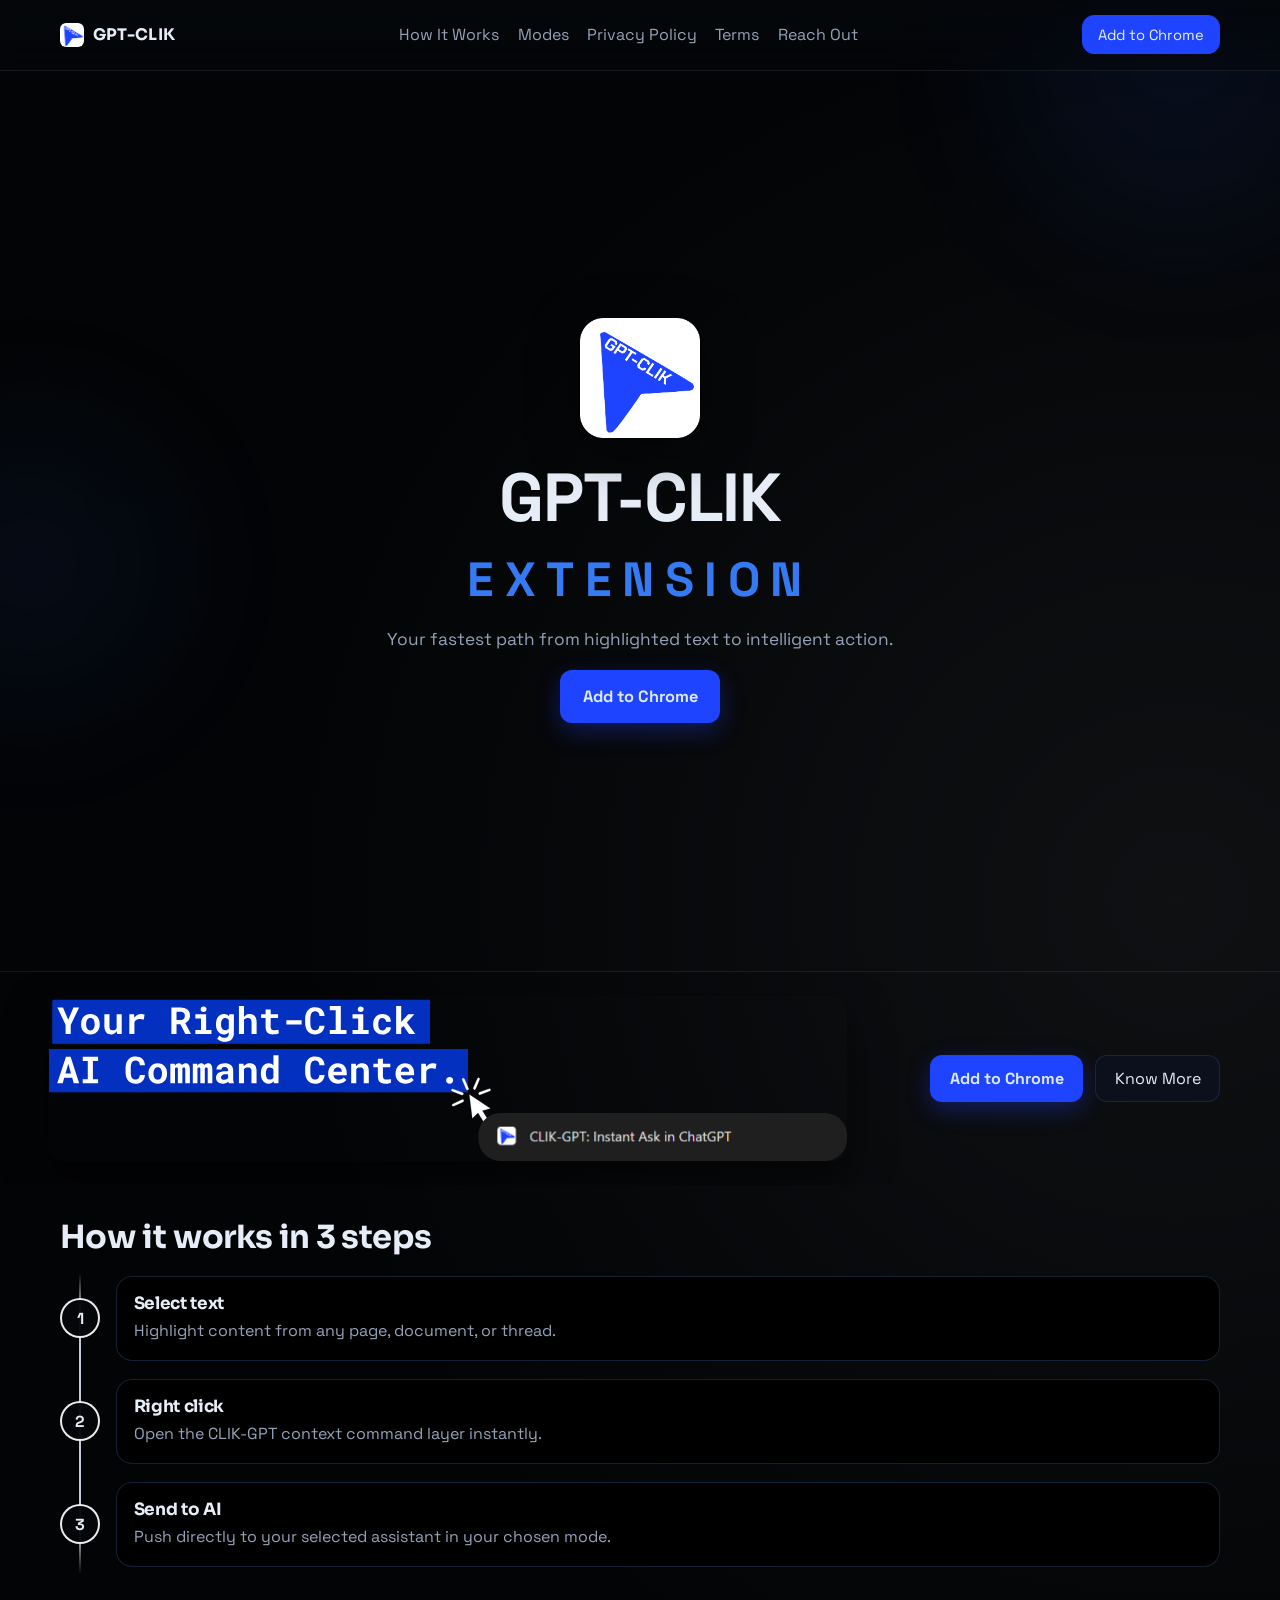
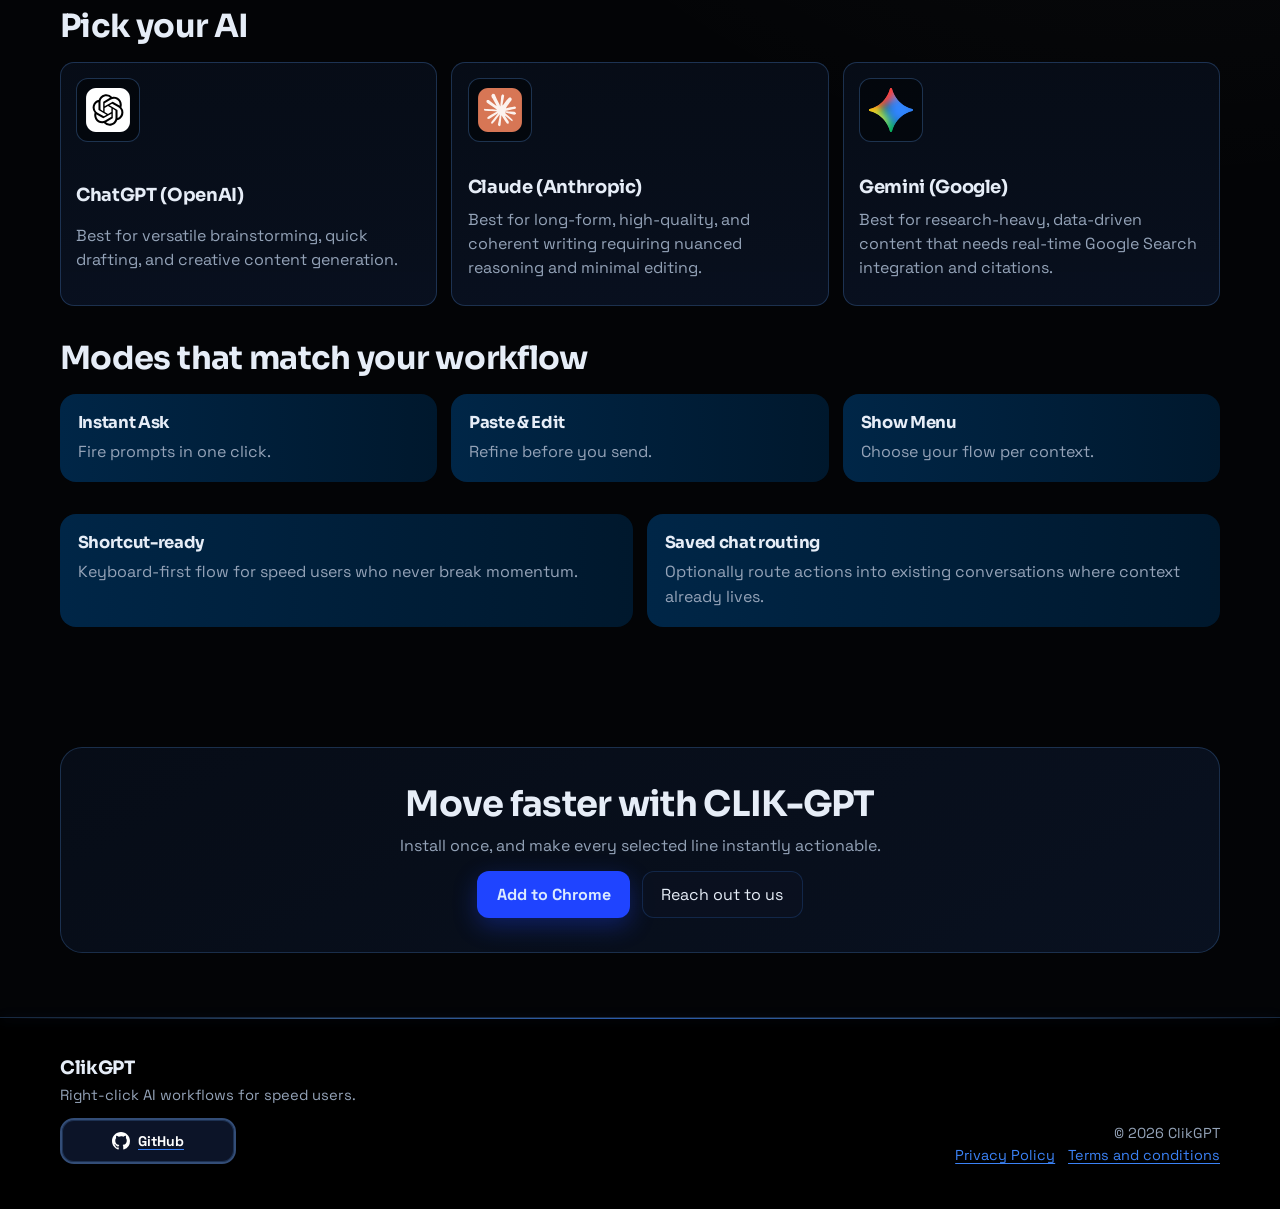
<file: index.html>
<!DOCTYPE html>
<html lang="en">
  <head>
    <meta charset="UTF-8" />
    <meta name="viewport" content="width=device-width, initial-scale=1.0" />
    <title>CLIK-GPT | Right-Click AI Command Center</title>
    <meta
      name="description"
      content="CLIK-GPT is a Chrome extension that turns selected text into instant AI actions. Select, right-click, and send to ChatGPT, Claude, or Gemini."
    />
    <link rel="icon" type="image/png" href="/Group 8999.png" />
    <link rel="preconnect" href="https://fonts.googleapis.com" />
    <link rel="preconnect" href="https://fonts.gstatic.com" crossorigin />
    <link
      href="https://fonts.googleapis.com/css2?family=Sora:wght@400;600;700;800&family=Space+Grotesk:wght@400;500;700&display=swap"
      rel="stylesheet"
    />
    <link rel="stylesheet" href="styles.css" />
  </head>
  <body>
    <div class="bg-orb bg-orb-top"></div>
    <div class="bg-orb bg-orb-mid"></div>

    <header class="site-header">
      <nav class="navbar wrap">
        <a class="brand" href="index.html" aria-label="CLIK-GPT Home">
          <img class="brand-logo" src="Group 8999.png" alt="GPT-CLIK" />
          GPT-CLIK
        </a>
        <div class="nav-links">
          <a href="index.html#how-it-works">How It Works</a>
          <a href="index.html#modes">Modes</a>
          <a href="/privacy">Privacy Policy</a>
          <a href="terms.html">Terms</a>
          <a href="inquiry.html">Reach Out</a>
        </div>
        <a class="btn btn-nav" href="https://chrome.google.com/webstore" target="_blank" rel="noopener noreferrer">Add to Chrome</a>
      </nav>
    </header>

    <main id="top">
      <section class="intro-screen section-screen">
        <div class="intro-content reveal">
          <img class="intro-logo" src="Group 8999.png" alt="GPT-CLIK logo" />
          <p class="title1">GPT-CLIK</p>
          <p class="title2">EXTENSION</p>
          
          <p class="intro-tagline">
            Your fastest path from highlighted text to intelligent action.
          </p>
          <a class="btn btn-primary btn-lg" href="https://chrome.google.com/webstore" target="_blank" rel="noopener noreferrer">Add to Chrome</a>
        </div>
      </section>

      <section class="split-screen section-screen" aria-labelledby="hero-title">
        <div class="split-grid wrap">
          <div class="right-action-demo reveal">
            <img src="Group 143.svg" alt="GPT-CLIK right-click action demo" onerror="this.src='Group 8999.png'" />
            </div>

        
           
            <div class="cta-row reveal stagger-3">
              <a class="btn btn-primary" href="https://chrome.google.com/webstore" target="_blank" rel="noopener noreferrer">Add to Chrome</a>
              <a class="btn btn-ghost" href="#workflow"> Know More</a>
            </div>

           
          </div>
      </section>

      <section id="workflow" class="panel wrap">
        <div class="panel-head reveal">
          <h3>How it works in 3 steps</h3>
        </div>
        <div id="how-it-works" class="timeline-wrap">
          <article class="timeline-step reveal stagger-1">
            <span class="timeline-marker">1</span>
            <div class="timeline-card">
              <h4>Select text</h4>
              <p>Highlight content from any page, document, or thread.</p>
            </div>
          </article>

          <article class="timeline-step reveal stagger-2">
            <span class="timeline-marker">2</span>
            <div class="timeline-card">
              <h4>Right click</h4>
              <p>Open the CLIK-GPT context command layer instantly.</p>
            </div>
          </article>

          <article class="timeline-step reveal stagger-3">
            <span class="timeline-marker">3</span>
            <div class="timeline-card">
              <h4>Send to AI</h4>
              <p>Push directly to your selected assistant in your chosen mode.</p>
            </div>
          </article>
        </div>
      </section>

      <section class="panel wrap reveal" id="pick-ai">
        <div class="panel-head">
          <h3>Pick your AI</h3>
        </div>
        <div class="ai-grid">
          <article class="ai-card">
            <div class="ai-logo-wrap">
              <img src="chatgpt-icon.svg" alt="ChatGPT logo" onerror="this.style.display='none'; this.nextElementSibling.style.display='grid';" />
              <span class="ai-logo-fallback" style="display: none;">C</span>
            </div>
            <h4>ChatGPT (OpenAI)</h4>
            <p>Best for versatile brainstorming, quick drafting, and creative content generation.</p>
          </article>

          <article class="ai-card">
            <div class="ai-logo-wrap">
              <img src="claude-ai-icon.svg" alt="Claude logo" onerror="this.style.display='none'; this.nextElementSibling.style.display='grid';" />
              <span class="ai-logo-fallback" style="display: none;">A</span>
            </div>
            <h4>Claude (Anthropic)</h4>
            <p>Best for long-form, high-quality, and coherent writing requiring nuanced reasoning and minimal editing.</p>
          </article>

          <article class="ai-card">
            <div class="ai-logo-wrap">
              <img src="google-gemini-icon.svg" alt="Gemini logo" onerror="this.style.display='none'; this.nextElementSibling.style.display='grid';" />
              <span class="ai-logo-fallback" style="display: none;">G</span>
            </div>
            <h4>Gemini (Google)</h4>
            <p>Best for research-heavy, data-driven content that needs real-time Google Search integration and citations.</p>
          </article>
        </div>
      </section>

      <section id="modes" class="panel wrap">
        <div class="panel-head reveal">
          <h3>Modes that match your workflow</h3>
        </div>
        <div class="modes-grid">
          <article class="tile feature reveal stagger-1">
            <h4>Instant Ask</h4>
            <p>Fire prompts in one click.</p>
          </article>
          <article class="tile feature reveal stagger-2">
            <h4>Paste &amp; Edit</h4>
            <p>Refine before you send.</p>
          </article>
          <article class="tile feature reveal stagger-3">
            <h4>Show Menu</h4>
            <p>Choose your flow per context.</p>
          </article>
        </div>
      </section>

      <section class="panel wrap highlights-grid">
        <article class="tile reveal stagger-1">
          <h4>Shortcut-ready</h4>
          <p>Keyboard-first flow for speed users who never break momentum.</p>
        </article>
        <article class="tile reveal stagger-2">
          <h4>Saved chat routing</h4>
          <p>Optionally route actions into existing conversations where context already lives.</p>
        </article>
      </section>

      
      

      <section id="reach-out" class="panel final-cta wrap reveal">
        <h3>Move faster with CLIK-GPT</h3>
        <p>Install once, and make every selected line instantly actionable.</p>
        <div class="cta-row cta-row-center">
          <a class="btn btn-primary" href="https://chrome.google.com/webstore" target="_blank" rel="noopener noreferrer">Add to Chrome</a>
          <a class="btn btn-ghost" href="inquiry.html">Reach out to us</a>
        </div>
      </section>
    </main>

    <footer class="site-footer">
      <div class="footer-inner wrap">
        <div class="footer-layout">
          <div class="footer-left">
            <h4>ClikGPT</h4>
            <p>Right-click AI workflows for speed users.</p>
            <div class="support-row">
              <a
                class="repo-star-btn"
                href="https://github.com/shouryashah05/GPT-CLIK-EXTENSION"
                target="_blank"
                rel="noopener noreferrer"
                aria-label="Open project on GitHub"
              >
                <svg class="repo-star-btn__icon" viewBox="0 0 16 16" aria-hidden="true">
                  <path d="M8 0C3.58 0 0 3.58 0 8c0 3.54 2.29 6.53 5.47 7.59.4.07.55-.17.55-.38 0-.19-.01-.82-.01-1.49-2.01.37-2.53-.49-2.69-.94-.09-.23-.48-.94-.82-1.13-.28-.15-.68-.52-.01-.53.63-.01 1.08.58 1.23.82.72 1.21 1.87.87 2.33.66.07-.52.28-.87.5-1.07-1.78-.2-3.64-.89-3.64-3.95 0-.87.31-1.59.82-2.15-.08-.2-.36-1.02.08-2.12 0 0 .67-.21 2.2.82a7.65 7.65 0 0 1 2-.27c.68 0 1.36.09 2 .27 1.53-1.04 2.2-.82 2.2-.82.44 1.1.16 1.92.08 2.12.51.56.82 1.27.82 2.15 0 3.07-1.87 3.75-3.65 3.95.29.25.54.73.54 1.48 0 1.07-.01 1.93-.01 2.19 0 .21.15.46.55.38A8.01 8.01 0 0 0 16 8c0-4.42-3.58-8-8-8Z" fill="currentColor"/>
                </svg>
                <span class="github">GitHub</span>
              </a>
              <div class="bmc-slot" aria-label="Buy me a coffee button">
                <script type="text/javascript" src="https://cdnjs.buymeacoffee.com/1.0.0/button.prod.min.js" data-name="bmc-button" data-slug="shouryashah" data-color="#FFDD00" data-emoji="" data-font="Poppins" data-text="Buy me a coffee" data-outline-color="#000000" data-font-color="#000000" data-coffee-color="#ffffff"></script>
              </div>
            </div>
          </div>

          <div class="footer-right-meta">
            <p>© 2026 ClikGPT</p>
            <div class="footer-legal-links">
              <a href="/privacy">Privacy Policy</a>
              <a href="terms.html">Terms and conditions</a>
            </div>
          </div>
        </div>
      </div>
    </footer>

    <script src="script.js"></script>
  </body>
</html>
</file>
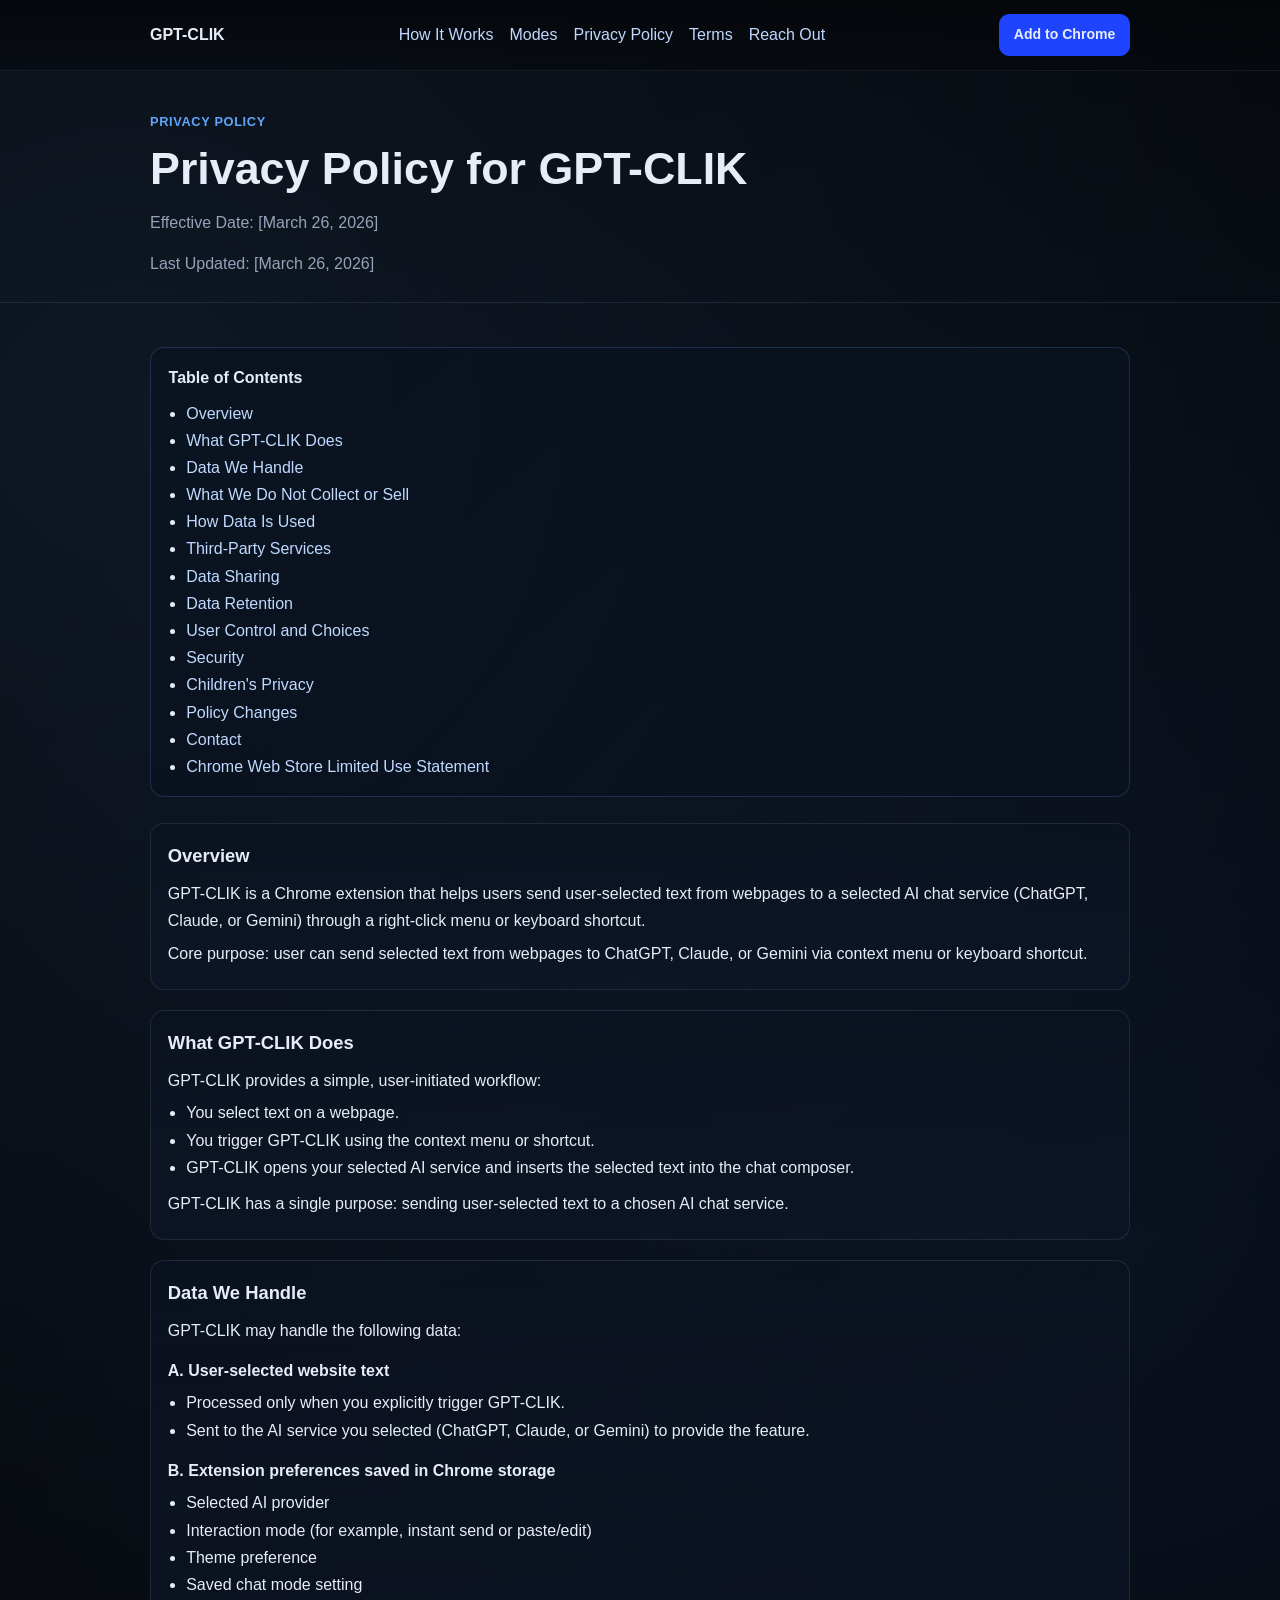
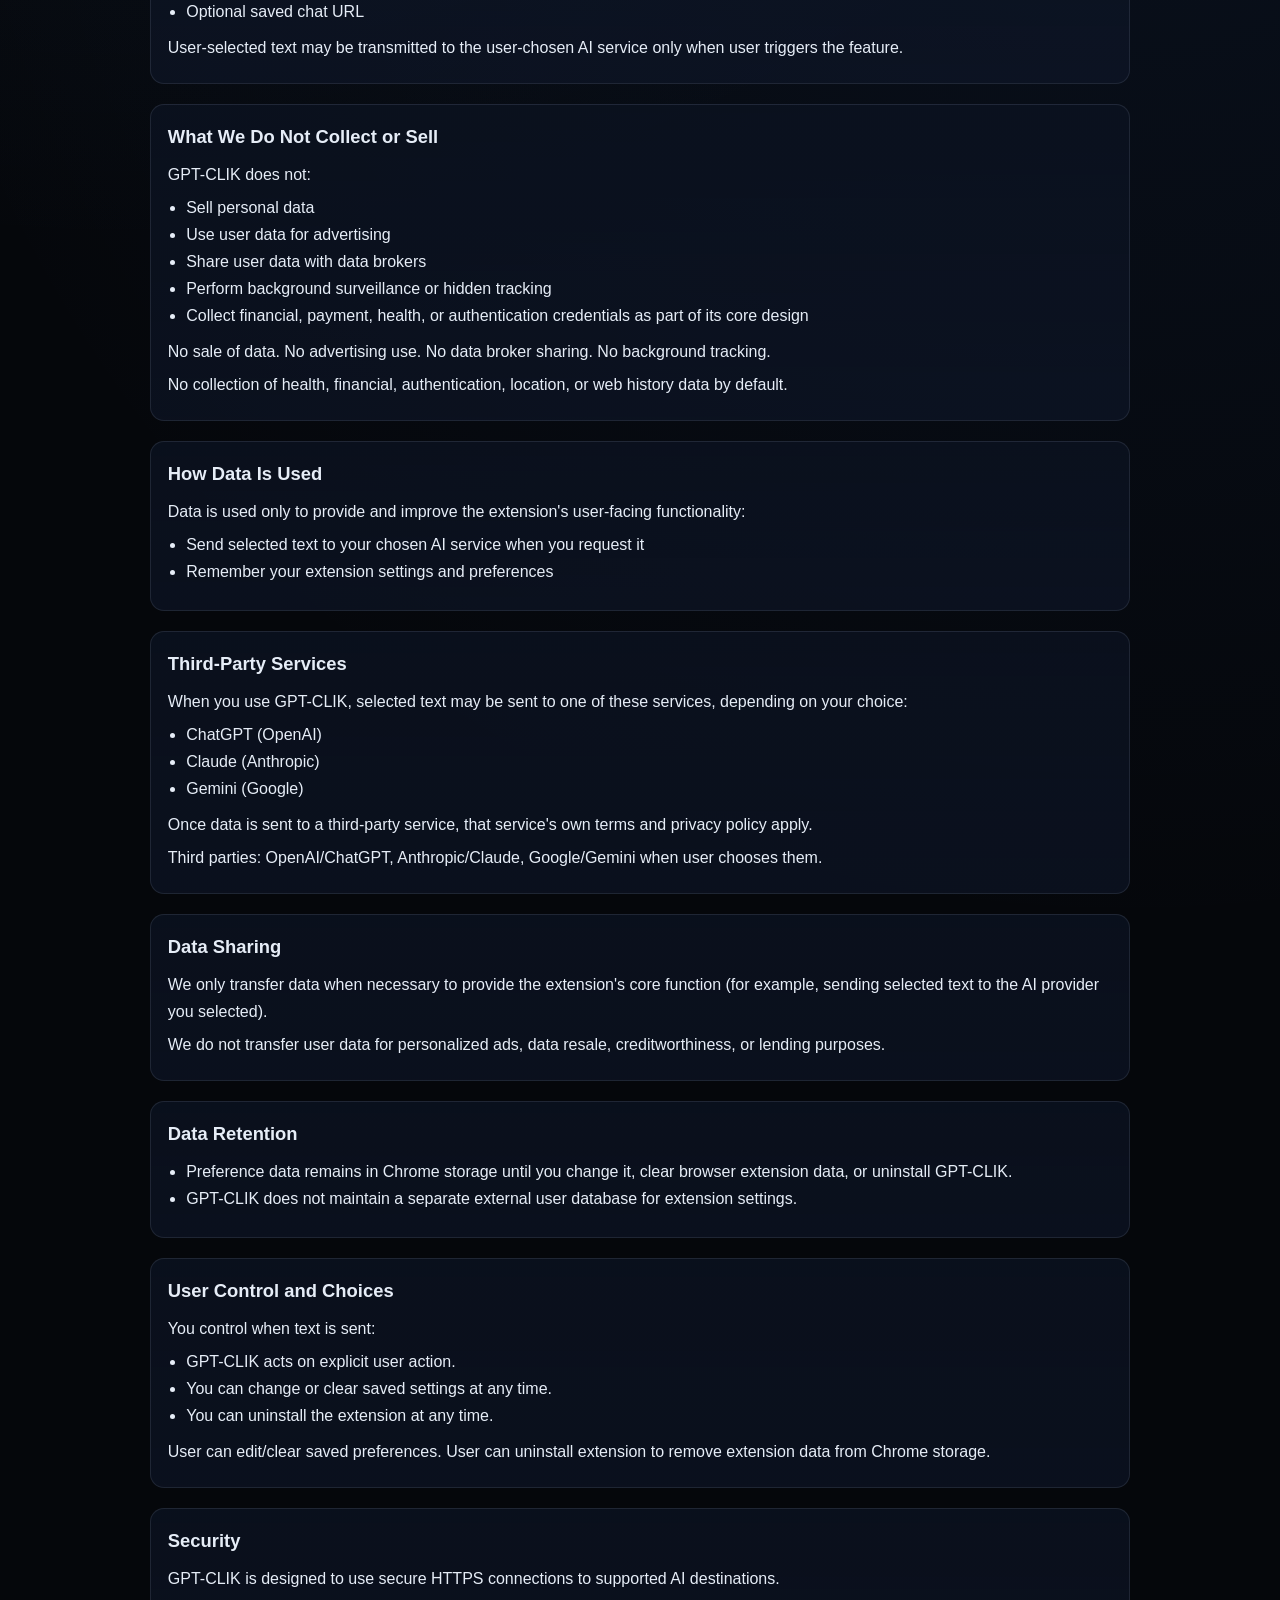
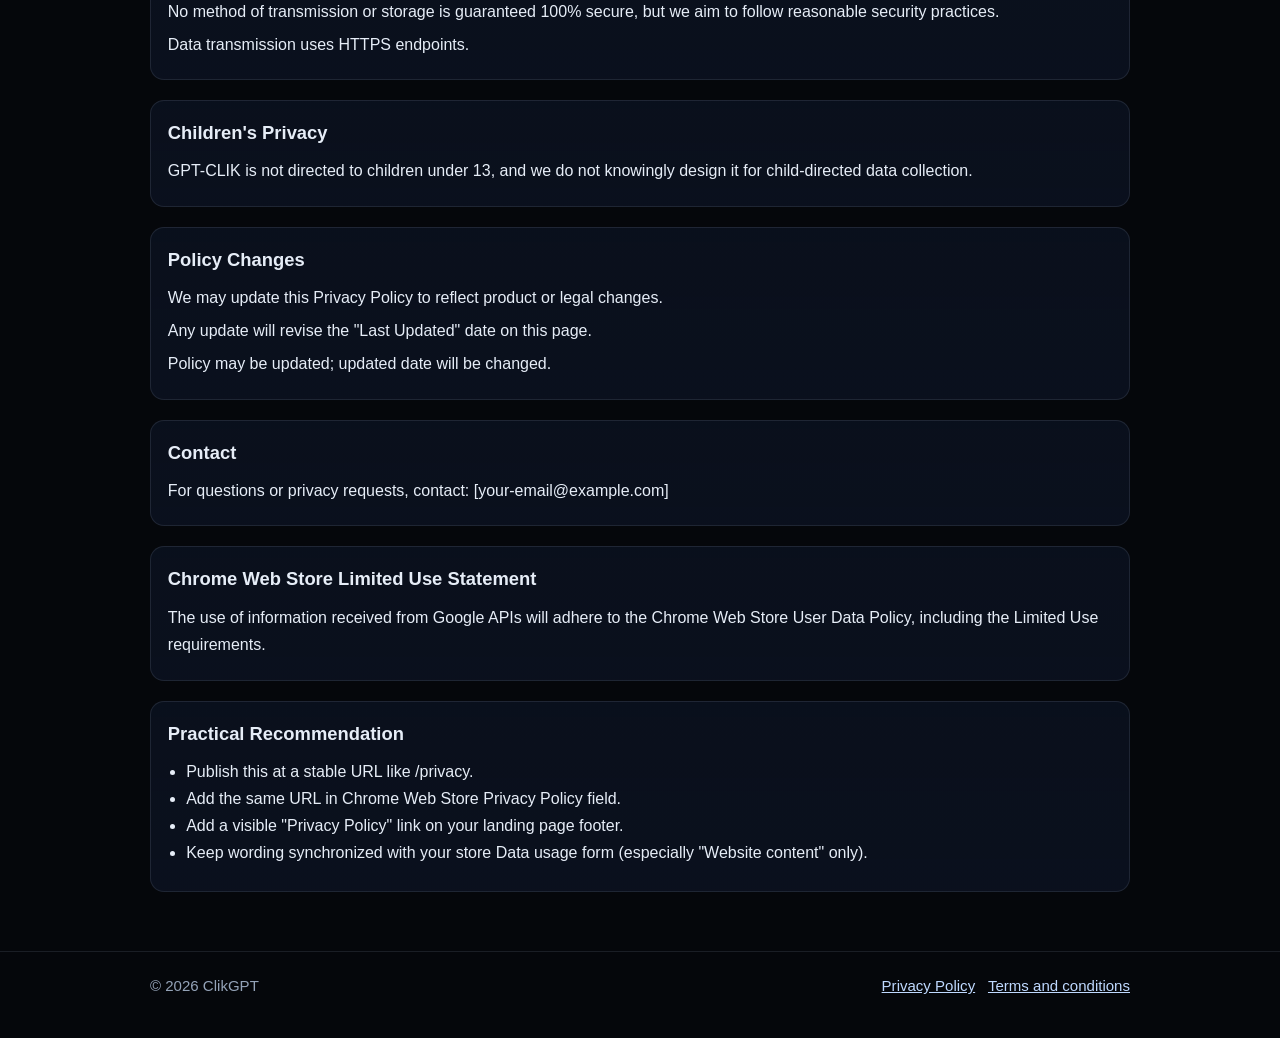
<file: privacy/index.html>
<!DOCTYPE html>
<html lang="en">
  <head>
    <meta charset="UTF-8" />
    <meta name="viewport" content="width=device-width, initial-scale=1.0" />
    <title>Privacy Policy | GPT-CLIK</title>
    <meta
      name="description"
      content="Privacy Policy for GPT-CLIK Chrome extension."
    />
    <link rel="icon" type="image/png" href="/Group 8999.png" />
    <style>
      :root {
        --bg: #05070b;
        --surface: #0b1220;
        --surface-elev: #0f172a;
        --line: rgba(96, 165, 250, 0.2);
        --accent: #60a5fa;
        --text-main: #e6edf7;
        --text-muted: #94a3b8;
      }

      * {
        box-sizing: border-box;
      }

      html {
        scroll-behavior: smooth;
      }

      body {
        margin: 0;
        font-family: "Segoe UI", -apple-system, BlinkMacSystemFont, "Helvetica Neue", sans-serif;
        color: var(--text-main);
        background: radial-gradient(circle at 10% 10%, rgba(96, 165, 250, 0.1), transparent 36%),
          radial-gradient(circle at 88% 30%, rgba(59, 130, 246, 0.08), transparent 40%), var(--bg);
        line-height: 1.7;
      }

      .wrap {
        width: min(980px, 92vw);
        margin: 0 auto;
      }

      .site-header {
        position: sticky;
        top: 0;
        z-index: 20;
        backdrop-filter: blur(10px);
        background: linear-gradient(to bottom, rgba(5, 7, 11, 0.92), rgba(5, 7, 11, 0.45));
        border-bottom: 1px solid rgba(148, 163, 184, 0.12);
      }

      .topnav {
        width: min(980px, 92vw);
        margin: 0 auto;
        padding: 0.85rem 0;
        display: flex;
        justify-content: space-between;
        align-items: center;
        gap: 1rem;
      }

      .brand {
        color: var(--text-main);
        font-weight: 700;
        text-decoration: none;
      }

      .nav-links {
        display: inline-flex;
        gap: 1rem;
        flex-wrap: wrap;
      }

      .nav-links a {
        color: #bfd9ff;
        text-decoration: none;
      }

      .btn-nav {
        display: inline-flex;
        align-items: center;
        justify-content: center;
        border-radius: 10px;
        padding: 0.52rem 0.85rem;
        background: #1f44ff;
        border: 1px solid #1f44ff;
        color: #e6edf7;
        text-decoration: none;
        font-size: 0.88rem;
        font-weight: 700;
      }

      .page-header {
        padding: 2.5rem 0 1.2rem;
        border-bottom: 1px solid rgba(148, 163, 184, 0.15);
      }

      .eyebrow {
        margin: 0 0 0.65rem;
        color: var(--accent);
        font-weight: 700;
        letter-spacing: 0.05em;
        text-transform: uppercase;
        font-size: 0.8rem;
      }

      h1 {
        margin: 0;
        font-size: clamp(1.9rem, 4.4vw, 2.8rem);
        line-height: 1.15;
      }

      .dates {
        margin-top: 0.9rem;
        color: var(--text-muted);
      }

      .toc {
        margin: 1.6rem 0;
        padding: 1rem 1.1rem;
        border: 1px solid var(--line);
        border-radius: 14px;
        background: rgba(11, 18, 32, 0.72);
      }

      .toc h2 {
        margin: 0 0 0.55rem;
        font-size: 1rem;
      }

      .toc ul {
        margin: 0;
        padding-left: 1.1rem;
      }

      .toc a {
        color: #bfd9ff;
        text-decoration: none;
      }

      .toc a:hover {
        text-decoration: underline;
      }

      main {
        padding: 1.1rem 0 2.4rem;
      }

      section {
        margin-bottom: 1.25rem;
        padding: 1rem 1.05rem;
        border: 1px solid rgba(148, 163, 184, 0.15);
        border-radius: 14px;
        background: linear-gradient(180deg, rgba(11, 18, 32, 0.82), rgba(15, 23, 42, 0.6));
      }

      h2 {
        margin: 0 0 0.55rem;
        font-size: 1.15rem;
      }

      h3 {
        margin: 0.8rem 0 0.35rem;
        font-size: 1rem;
      }

      p {
        margin: 0.35rem 0;
      }

      ul {
        margin: 0.35rem 0 0.55rem;
        padding-left: 1.15rem;
      }

      .note {
        color: var(--text-muted);
      }

      .footer {
        border-top: 1px solid rgba(148, 163, 184, 0.15);
        padding: 1rem 0 2.1rem;
        color: var(--text-muted);
        font-size: 0.94rem;
      }

      .footer-row {
        display: flex;
        align-items: center;
        justify-content: space-between;
        gap: 0.75rem;
        flex-wrap: wrap;
      }

      .footer-links {
        display: inline-flex;
        gap: 0.8rem;
      }

      .footer-links a {
        color: #bfd9ff;
      }

      @media (max-width: 680px) {
        .page-header {
          padding-top: 1.6rem;
        }

        section {
          padding: 0.9rem;
        }
      }
    </style>
  </head>
  <body>
    <header class="site-header">
      <nav class="topnav">
        <a class="brand" href="index.html">GPT-CLIK</a>
        <div class="nav-links">
          <a href="index.html#how-it-works">How It Works</a>
          <a href="index.html#modes">Modes</a>
          <a href="/privacy">Privacy Policy</a>
          <a href="terms.html">Terms</a>
          <a href="inquiry.html">Reach Out</a>
        </div>
        <a class="btn-nav" href="https://chrome.google.com/webstore" target="_blank" rel="noopener noreferrer">Add to Chrome</a>
      </nav>
    </header>

    <header class="page-header">
      <div class="wrap">
        <p class="eyebrow">Privacy Policy</p>
        <h1>Privacy Policy for GPT-CLIK</h1>
        <p class="dates">Effective Date: [March 26, 2026]</p>
        <p class="dates">Last Updated: [March 26, 2026]</p>
      </div>
    </header>

    <main class="wrap">
      <nav class="toc" aria-label="Table of contents">
        <h2>Table of Contents</h2>
        <ul>
          <li><a href="#overview">Overview</a></li>
          <li><a href="#what-it-does">What GPT-CLIK Does</a></li>
          <li><a href="#data-handle">Data We Handle</a></li>
          <li><a href="#not-collect">What We Do Not Collect or Sell</a></li>
          <li><a href="#how-used">How Data Is Used</a></li>
          <li><a href="#third-parties">Third-Party Services</a></li>
          <li><a href="#sharing">Data Sharing</a></li>
          <li><a href="#retention">Data Retention</a></li>
          <li><a href="#controls">User Control and Choices</a></li>
          <li><a href="#security">Security</a></li>
          <li><a href="#children">Children's Privacy</a></li>
          <li><a href="#changes">Policy Changes</a></li>
          <li><a href="#contact">Contact</a></li>
          <li><a href="#limited-use">Chrome Web Store Limited Use Statement</a></li>
        </ul>
      </nav>

      <section id="overview">
        <h2>Overview</h2>
        <p>
          GPT-CLIK is a Chrome extension that helps users send user-selected text from webpages to a selected AI
          chat service (ChatGPT, Claude, or Gemini) through a right-click menu or keyboard shortcut.
        </p>
        <p>
          Core purpose: user can send selected text from webpages to ChatGPT, Claude, or Gemini via context menu or
          keyboard shortcut.
        </p>
      </section>

      <section id="what-it-does">
        <h2>What GPT-CLIK Does</h2>
        <p>GPT-CLIK provides a simple, user-initiated workflow:</p>
        <ul>
          <li>You select text on a webpage.</li>
          <li>You trigger GPT-CLIK using the context menu or shortcut.</li>
          <li>GPT-CLIK opens your selected AI service and inserts the selected text into the chat composer.</li>
        </ul>
        <p>GPT-CLIK has a single purpose: sending user-selected text to a chosen AI chat service.</p>
      </section>

      <section id="data-handle">
        <h2>Data We Handle</h2>
        <p>GPT-CLIK may handle the following data:</p>
        <h3>A. User-selected website text</h3>
        <ul>
          <li>Processed only when you explicitly trigger GPT-CLIK.</li>
          <li>Sent to the AI service you selected (ChatGPT, Claude, or Gemini) to provide the feature.</li>
        </ul>
        <h3>B. Extension preferences saved in Chrome storage</h3>
        <ul>
          <li>Selected AI provider</li>
          <li>Interaction mode (for example, instant send or paste/edit)</li>
          <li>Theme preference</li>
          <li>Saved chat mode setting</li>
          <li>Optional saved chat URL</li>
        </ul>
        <p>
          User-selected text may be transmitted to the user-chosen AI service only when user triggers the feature.
        </p>
      </section>

      <section id="not-collect">
        <h2>What We Do Not Collect or Sell</h2>
        <p>GPT-CLIK does not:</p>
        <ul>
          <li>Sell personal data</li>
          <li>Use user data for advertising</li>
          <li>Share user data with data brokers</li>
          <li>Perform background surveillance or hidden tracking</li>
          <li>Collect financial, payment, health, or authentication credentials as part of its core design</li>
        </ul>
        <p>
          No sale of data. No advertising use. No data broker sharing. No background tracking.
        </p>
        <p>
          No collection of health, financial, authentication, location, or web history data by default.
        </p>
      </section>

      <section id="how-used">
        <h2>How Data Is Used</h2>
        <p>Data is used only to provide and improve the extension's user-facing functionality:</p>
        <ul>
          <li>Send selected text to your chosen AI service when you request it</li>
          <li>Remember your extension settings and preferences</li>
        </ul>
      </section>

      <section id="third-parties">
        <h2>Third-Party Services</h2>
        <p>
          When you use GPT-CLIK, selected text may be sent to one of these services, depending on your choice:
        </p>
        <ul>
          <li>ChatGPT (OpenAI)</li>
          <li>Claude (Anthropic)</li>
          <li>Gemini (Google)</li>
        </ul>
        <p>Once data is sent to a third-party service, that service's own terms and privacy policy apply.</p>
        <p>
          Third parties: OpenAI/ChatGPT, Anthropic/Claude, Google/Gemini when user chooses them.
        </p>
      </section>

      <section id="sharing">
        <h2>Data Sharing</h2>
        <p>
          We only transfer data when necessary to provide the extension's core function (for example, sending
          selected text to the AI provider you selected).
        </p>
        <p>
          We do not transfer user data for personalized ads, data resale, creditworthiness, or lending purposes.
        </p>
      </section>

      <section id="retention">
        <h2>Data Retention</h2>
        <ul>
          <li>
            Preference data remains in Chrome storage until you change it, clear browser extension data, or uninstall
            GPT-CLIK.
          </li>
          <li>GPT-CLIK does not maintain a separate external user database for extension settings.</li>
        </ul>
      </section>

      <section id="controls">
        <h2>User Control and Choices</h2>
        <p>You control when text is sent:</p>
        <ul>
          <li>GPT-CLIK acts on explicit user action.</li>
          <li>You can change or clear saved settings at any time.</li>
          <li>You can uninstall the extension at any time.</li>
        </ul>
        <p>
          User can edit/clear saved preferences. User can uninstall extension to remove extension data from Chrome
          storage.
        </p>
      </section>

      <section id="security">
        <h2>Security</h2>
        <p>GPT-CLIK is designed to use secure HTTPS connections to supported AI destinations.</p>
        <p>
          No method of transmission or storage is guaranteed 100% secure, but we aim to follow reasonable security
          practices.
        </p>
        <p>Data transmission uses HTTPS endpoints.</p>
      </section>

      <section id="children">
        <h2>Children's Privacy</h2>
        <p>
          GPT-CLIK is not directed to children under 13, and we do not knowingly design it for child-directed data
          collection.
        </p>
      </section>

      <section id="changes">
        <h2>Policy Changes</h2>
        <p>We may update this Privacy Policy to reflect product or legal changes.</p>
        <p>Any update will revise the "Last Updated" date on this page.</p>
        <p>Policy may be updated; updated date will be changed.</p>
      </section>

      <section id="contact">
        <h2>Contact</h2>
        <p>For questions or privacy requests, contact: [your-email@example.com]</p>
      </section>

      <section id="limited-use">
        <h2>Chrome Web Store Limited Use Statement</h2>
        <p>
          The use of information received from Google APIs will adhere to the Chrome Web Store User Data Policy,
          including the Limited Use requirements.
        </p>
      </section>

      <section>
        <h2>Practical Recommendation</h2>
        <ul>
          <li>Publish this at a stable URL like /privacy.</li>
          <li>Add the same URL in Chrome Web Store Privacy Policy field.</li>
          <li>Add a visible "Privacy Policy" link on your landing page footer.</li>
          <li>Keep wording synchronized with your store Data usage form (especially "Website content" only).</li>
        </ul>
      </section>
    </main>

    <footer class="footer">
      <div class="wrap">
        <div class="footer-row">
          <p>© 2026 ClikGPT</p>
          <div class="footer-links">
            <a href="/privacy">Privacy Policy</a>
            <a href="terms.html">Terms and conditions</a>
          </div>
        </div>
      </div>
    </footer>
  </body>
</html>
</file>
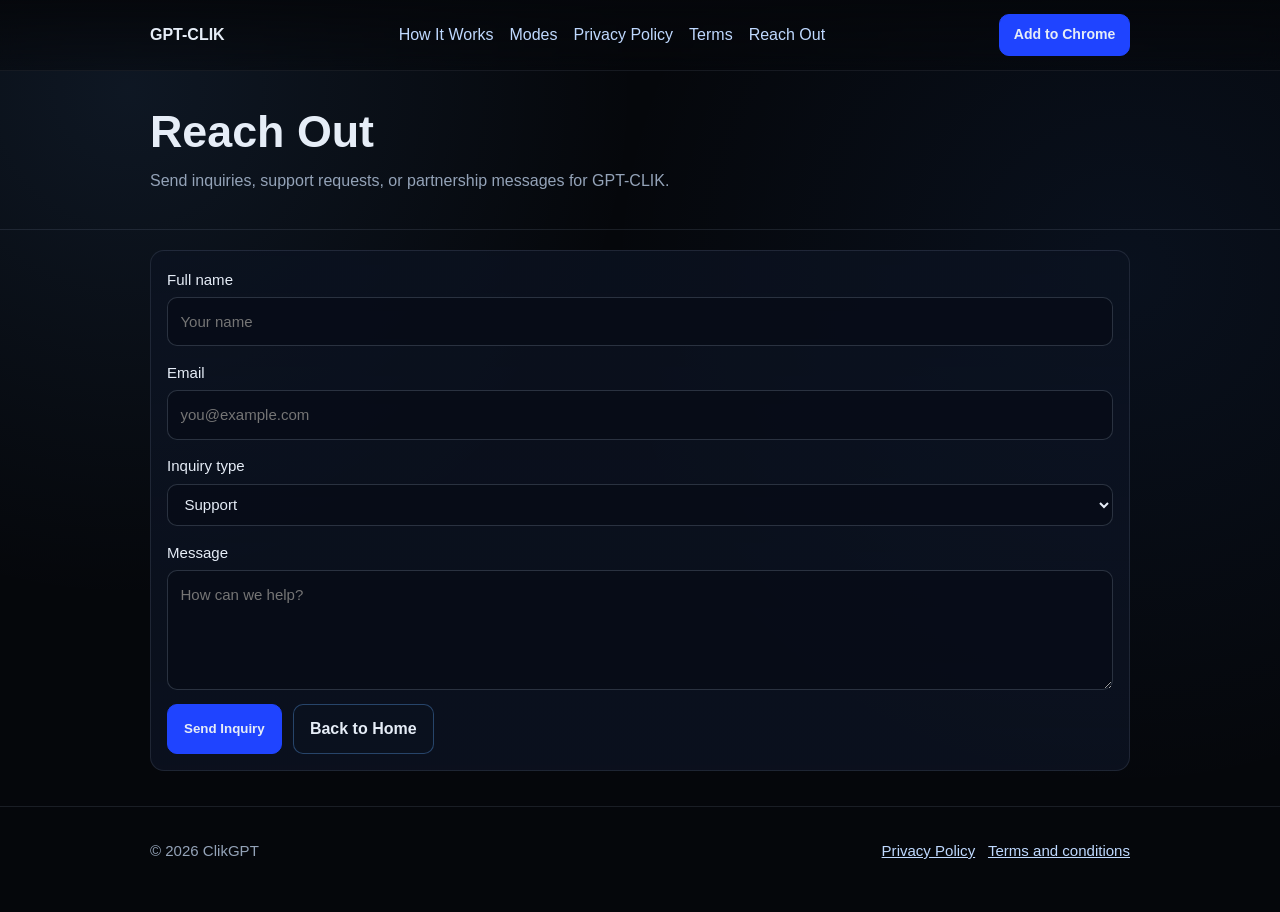
<file: inquiry.html>
<!DOCTYPE html>
<html lang="en">
  <head>
    <meta charset="UTF-8" />
    <meta name="viewport" content="width=device-width, initial-scale=1.0" />
    <title>Reach Out | GPT-CLIK</title>
    <meta name="description" content="Inquiry form for GPT-CLIK extension support." />
    <link rel="icon" type="image/png" href="/Group 8999.png" />
    <style>
      :root {
        --bg: #05070b;
        --surface: #0b1220;
        --line: rgba(96, 165, 250, 0.2);
        --accent: #60a5fa;
        --text-main: #e6edf7;
        --text-muted: #94a3b8;
      }

      * {
        box-sizing: border-box;
      }

      body {
        margin: 0;
        font-family: "Segoe UI", -apple-system, BlinkMacSystemFont, "Helvetica Neue", sans-serif;
        color: var(--text-main);
        background: radial-gradient(circle at 10% 10%, rgba(96, 165, 250, 0.1), transparent 36%),
          radial-gradient(circle at 88% 30%, rgba(59, 130, 246, 0.08), transparent 40%), var(--bg);
        line-height: 1.7;
      }

      .site-header {
        position: sticky;
        top: 0;
        z-index: 20;
        backdrop-filter: blur(10px);
        background: linear-gradient(to bottom, rgba(5, 7, 11, 0.92), rgba(5, 7, 11, 0.45));
        border-bottom: 1px solid rgba(148, 163, 184, 0.12);
      }

      .topnav {
        width: min(980px, 92vw);
        margin: 0 auto;
        padding: 0.85rem 0;
        display: flex;
        justify-content: space-between;
        align-items: center;
        gap: 1rem;
      }

      .brand {
        color: var(--text-main);
        font-weight: 700;
        text-decoration: none;
      }

      .nav-links {
        display: inline-flex;
        gap: 1rem;
        flex-wrap: wrap;
      }

      .nav-links a {
        color: #bfd9ff;
        text-decoration: none;
      }

      .btn-nav {
        display: inline-flex;
        align-items: center;
        justify-content: center;
        border-radius: 10px;
        padding: 0.52rem 0.85rem;
        background: #1f44ff;
        border: 1px solid #1f44ff;
        color: #e6edf7;
        text-decoration: none;
        font-size: 0.88rem;
        font-weight: 700;
      }

      .wrap {
        width: min(980px, 92vw);
        margin: 0 auto;
      }

      .page-header {
        padding: 2.2rem 0 1.2rem;
        border-bottom: 1px solid rgba(148, 163, 184, 0.15);
      }

      h1 {
        margin: 0;
        font-size: clamp(1.9rem, 4.4vw, 2.8rem);
        line-height: 1.15;
      }

      .sub {
        margin-top: 0.6rem;
        color: var(--text-muted);
      }

      main {
        padding: 1.2rem 0 2.2rem;
      }

      .form-card {
        border: 1px solid rgba(148, 163, 184, 0.15);
        border-radius: 14px;
        background: linear-gradient(180deg, rgba(11, 18, 32, 0.82), rgba(15, 23, 42, 0.6));
        padding: 1rem;
      }

      .grid {
        display: grid;
        gap: 0.85rem;
      }

      label {
        display: grid;
        gap: 0.3rem;
        font-size: 0.94rem;
        color: var(--text-main);
      }

      input,
      textarea,
      select {
        width: 100%;
        border: 1px solid rgba(148, 163, 184, 0.25);
        border-radius: 10px;
        background: rgba(7, 13, 24, 0.9);
        color: var(--text-main);
        padding: 0.68rem 0.78rem;
        font: inherit;
      }

      textarea {
        min-height: 120px;
        resize: vertical;
      }

      .actions {
        display: flex;
        gap: 0.7rem;
        flex-wrap: wrap;
      }

      .btn {
        display: inline-flex;
        align-items: center;
        justify-content: center;
        border-radius: 10px;
        padding: 0.65rem 1rem;
        text-decoration: none;
        border: 1px solid transparent;
        font-weight: 700;
      }

      .btn-primary {
        background: #1f44ff;
        border-color: #1f44ff;
        color: #e6edf7;
      }

      .btn-ghost {
        background: rgba(11, 18, 32, 0.8);
        border-color: rgba(96, 165, 250, 0.35);
        color: #e6edf7;
      }

      .footer {
        border-top: 1px solid rgba(148, 163, 184, 0.15);
        padding: 1rem 0 2.1rem;
        color: var(--text-muted);
        font-size: 0.94rem;
      }

      .footer-row {
        display: flex;
        align-items: center;
        justify-content: space-between;
        gap: 0.75rem;
        flex-wrap: wrap;
      }

      .footer-links {
        display: inline-flex;
        gap: 0.8rem;
      }

      .footer-links a {
        color: #bfd9ff;
      }
    </style>
  </head>
  <body>
    <header class="site-header">
      <nav class="topnav">
        <a class="brand" href="index.html">GPT-CLIK</a>
        <div class="nav-links">
          <a href="index.html#how-it-works">How It Works</a>
          <a href="index.html#modes">Modes</a>
          <a href="/privacy">Privacy Policy</a>
          <a href="terms.html">Terms</a>
          <a href="inquiry.html">Reach Out</a>
        </div>
        <a class="btn-nav" href="https://chrome.google.com/webstore" target="_blank" rel="noopener noreferrer">Add to Chrome</a>
      </nav>
    </header>

    <header class="page-header">
      <div class="wrap">
        <h1>Reach Out</h1>
        <p class="sub">Send inquiries, support requests, or partnership messages for GPT-CLIK.</p>
      </div>
    </header>

    <main class="wrap">
      <section class="form-card">
        <form class="grid" action="mailto:shouryshah29.pnq@gmail.com" method="post" enctype="text/plain">
          <label>
            Full name
            <input type="text" name="name" placeholder="Your name" required />
          </label>

          <label>
            Email
            <input type="email" name="email" placeholder="you@example.com" required />
          </label>

          <label>
            Inquiry type
            <select name="type">
              <option>Support</option>
              <option>Feedback</option>
              <option>Partnership</option>
              <option>Other</option>
            </select>
          </label>

          <label>
            Message
            <textarea name="message" placeholder="How can we help?" required></textarea>
          </label>

          <div class="actions">
            <button class="btn btn-primary" type="submit">Send Inquiry</button>
            <a class="btn btn-ghost" href="index.html">Back to Home</a>
          </div>
        </form>
      </section>
    </main>

    <footer class="footer">
      <div class="wrap">
        <div class="footer-row">
          <p>© 2026 ClikGPT</p>
          <div class="footer-links">
            <a href="/privacy">Privacy Policy</a>
            <a href="terms.html">Terms and conditions</a>
          </div>
        </div>
      </div>
    </footer>
  </body>
</html>
</file>
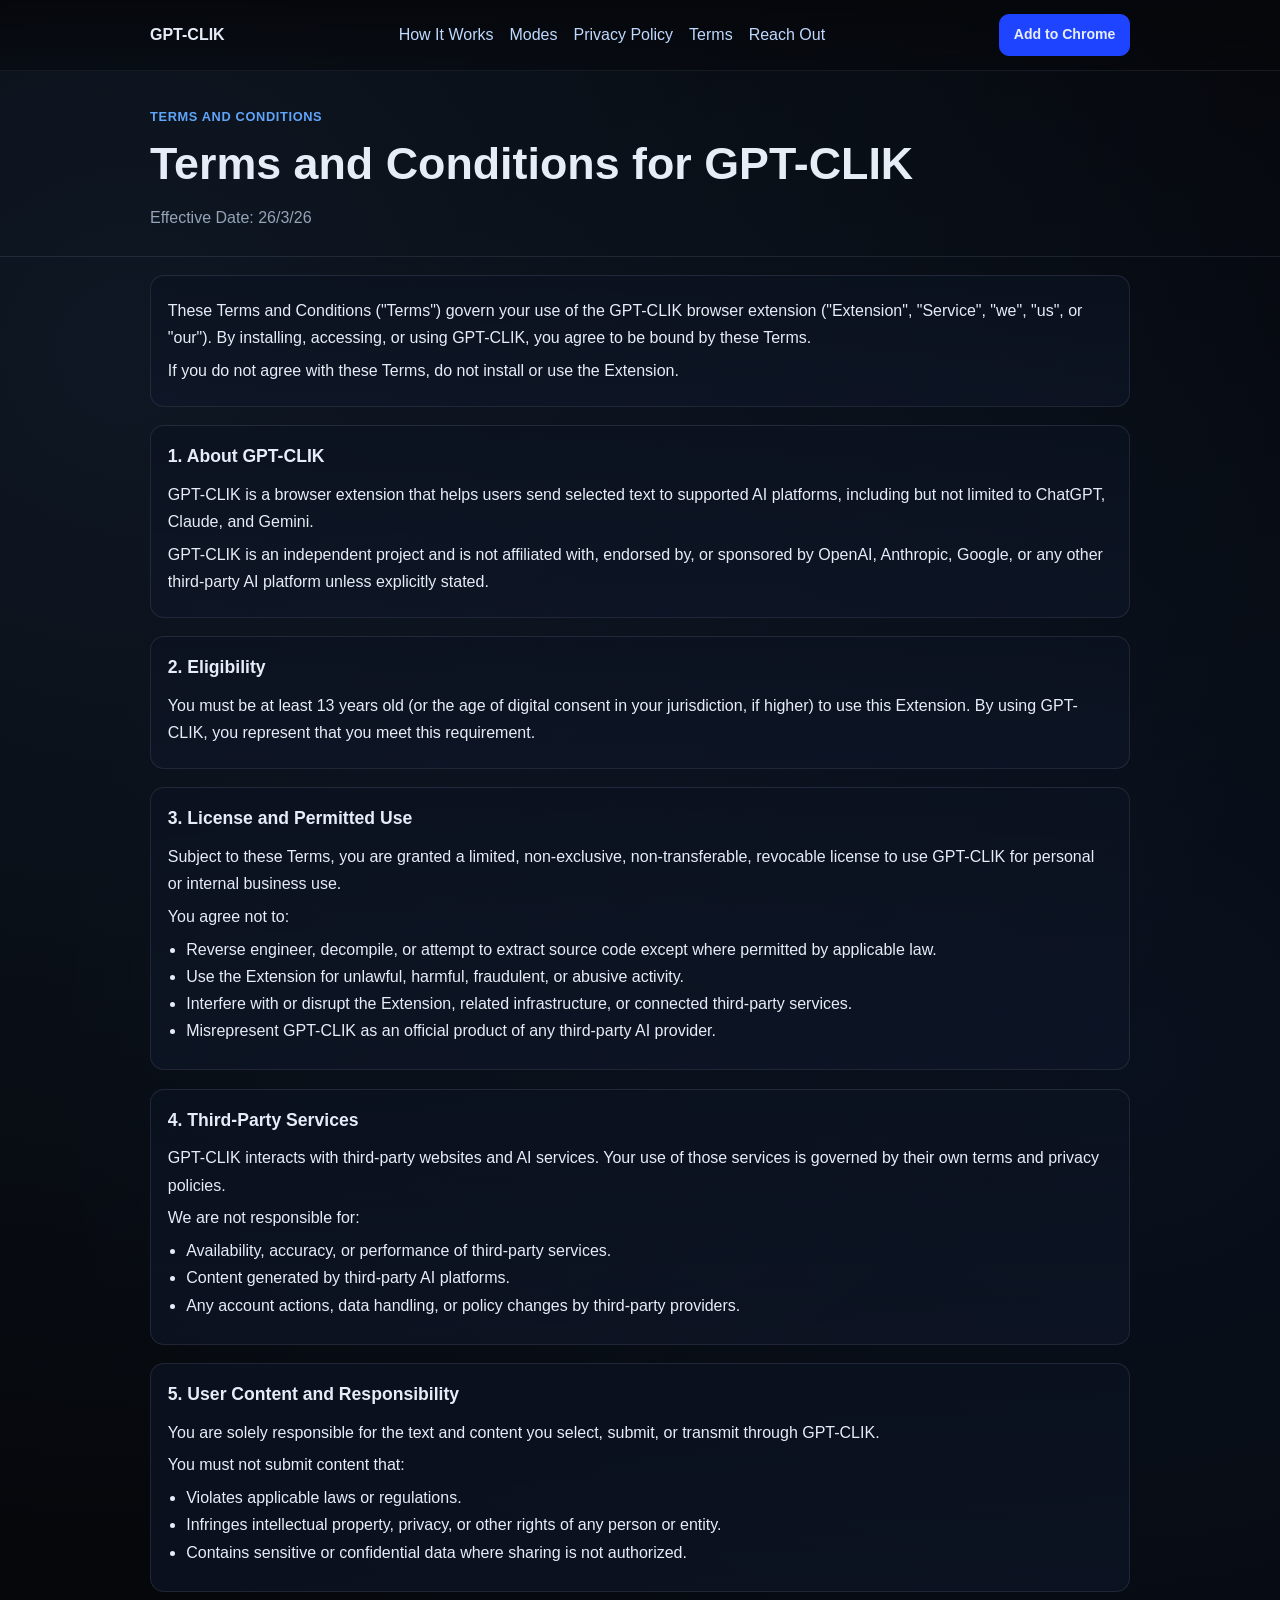
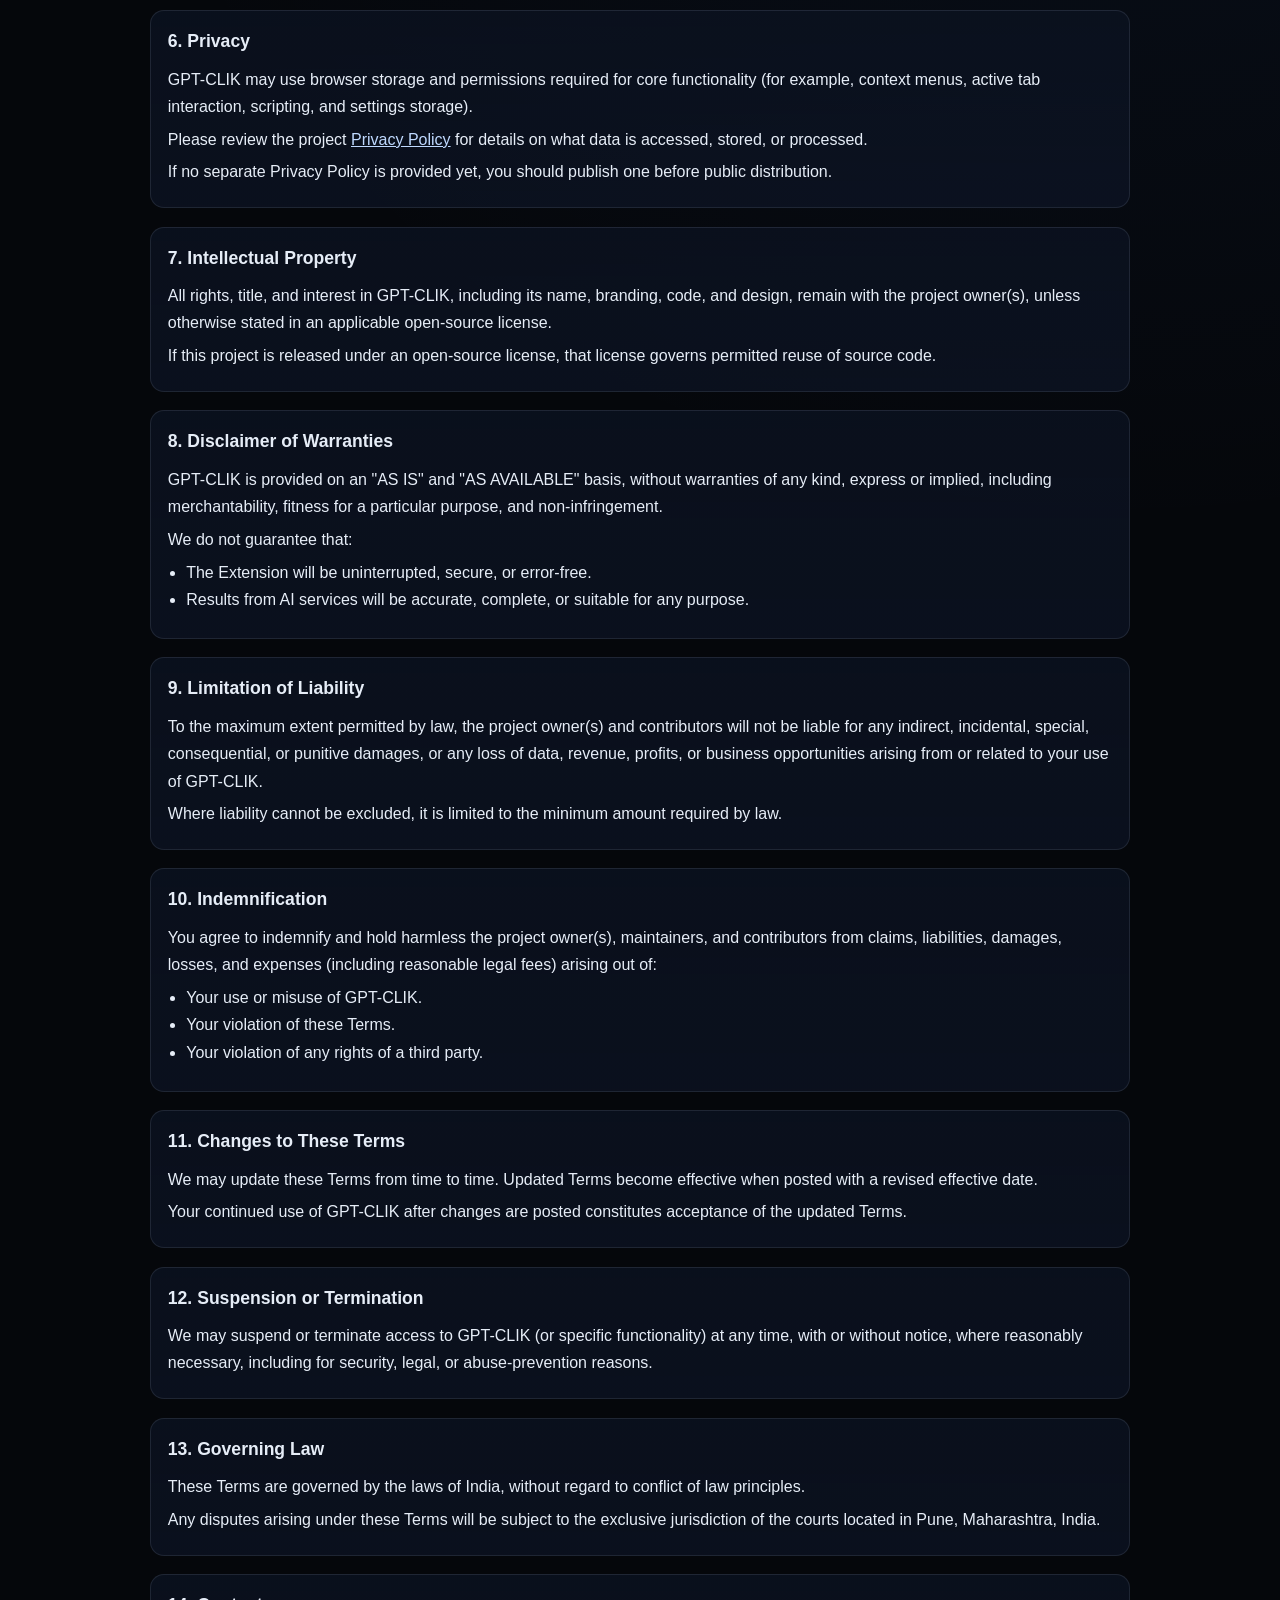
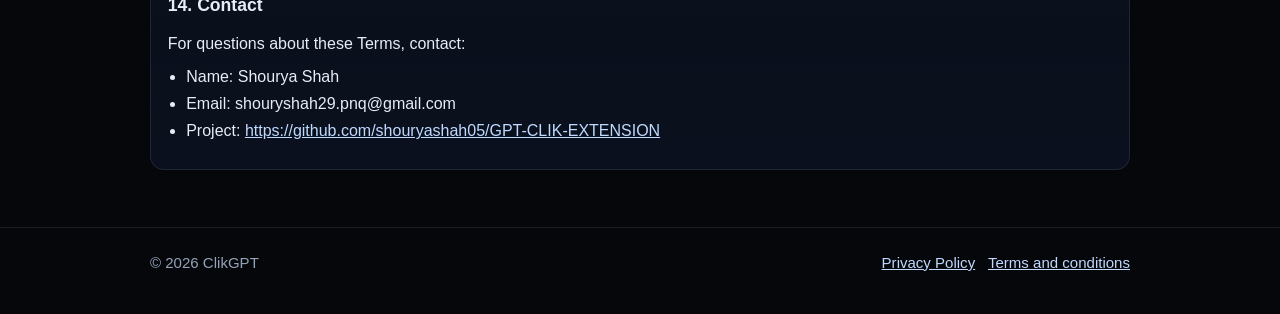
<file: terms.html>
<!DOCTYPE html>
<html lang="en">
  <head>
    <meta charset="UTF-8" />
    <meta name="viewport" content="width=device-width, initial-scale=1.0" />
    <title>Terms and Conditions | GPT-CLIK</title>
    <meta name="description" content="Terms and Conditions for GPT-CLIK browser extension." />
    <link rel="icon" type="image/png" href="/Group 8999.png" />
    <style>
      :root {
        --bg: #05070b;
        --surface: #0b1220;
        --line: rgba(96, 165, 250, 0.2);
        --accent: #60a5fa;
        --text-main: #e6edf7;
        --text-muted: #94a3b8;
      }

      * {
        box-sizing: border-box;
      }

      body {
        margin: 0;
        font-family: "Segoe UI", -apple-system, BlinkMacSystemFont, "Helvetica Neue", sans-serif;
        color: var(--text-main);
        background: radial-gradient(circle at 10% 10%, rgba(96, 165, 250, 0.1), transparent 36%),
          radial-gradient(circle at 88% 30%, rgba(59, 130, 246, 0.08), transparent 40%), var(--bg);
        line-height: 1.7;
      }

      .site-header {
        position: sticky;
        top: 0;
        z-index: 20;
        backdrop-filter: blur(10px);
        background: linear-gradient(to bottom, rgba(5, 7, 11, 0.92), rgba(5, 7, 11, 0.45));
        border-bottom: 1px solid rgba(148, 163, 184, 0.12);
      }

      .topnav {
        width: min(980px, 92vw);
        margin: 0 auto;
        padding: 0.85rem 0;
        display: flex;
        justify-content: space-between;
        align-items: center;
        gap: 1rem;
      }

      .brand {
        color: var(--text-main);
        font-weight: 700;
        text-decoration: none;
      }

      .nav-links {
        display: inline-flex;
        gap: 1rem;
        flex-wrap: wrap;
      }

      .nav-links a {
        color: #bfd9ff;
        text-decoration: none;
      }

      .btn-nav {
        display: inline-flex;
        align-items: center;
        justify-content: center;
        border-radius: 10px;
        padding: 0.52rem 0.85rem;
        background: #1f44ff;
        border: 1px solid #1f44ff;
        color: #e6edf7;
        text-decoration: none;
        font-size: 0.88rem;
        font-weight: 700;
      }

      .wrap {
        width: min(980px, 92vw);
        margin: 0 auto;
      }

      .page-header {
        padding: 2.2rem 0 1.2rem;
        border-bottom: 1px solid rgba(148, 163, 184, 0.15);
      }

      .eyebrow {
        margin: 0 0 0.65rem;
        color: var(--accent);
        font-weight: 700;
        letter-spacing: 0.05em;
        text-transform: uppercase;
        font-size: 0.8rem;
      }

      h1 {
        margin: 0;
        font-size: clamp(1.9rem, 4.4vw, 2.8rem);
        line-height: 1.15;
      }

      .dates {
        margin-top: 0.9rem;
        color: var(--text-muted);
      }

      main {
        padding: 1.1rem 0 2.4rem;
      }

      section {
        margin-bottom: 1.15rem;
        padding: 1rem 1.05rem;
        border: 1px solid rgba(148, 163, 184, 0.15);
        border-radius: 14px;
        background: linear-gradient(180deg, rgba(11, 18, 32, 0.82), rgba(15, 23, 42, 0.6));
      }

      h2 {
        margin: 0 0 0.55rem;
        font-size: 1.1rem;
      }

      p {
        margin: 0.35rem 0;
      }

      ul {
        margin: 0.35rem 0 0.55rem;
        padding-left: 1.15rem;
      }

      a {
        color: #bfd9ff;
      }

      .footer {
        border-top: 1px solid rgba(148, 163, 184, 0.15);
        padding: 1rem 0 2.1rem;
        color: var(--text-muted);
        font-size: 0.94rem;
      }

      .footer-row {
        display: flex;
        align-items: center;
        justify-content: space-between;
        gap: 0.75rem;
        flex-wrap: wrap;
      }

      .footer-links {
        display: inline-flex;
        gap: 0.8rem;
      }

      @media (max-width: 680px) {
        section {
          padding: 0.9rem;
        }
      }
    </style>
  </head>
  <body>
    <header class="site-header">
      <nav class="topnav">
        <a class="brand" href="index.html">GPT-CLIK</a>
        <div class="nav-links">
          <a href="index.html#how-it-works">How It Works</a>
          <a href="index.html#modes">Modes</a>
          <a href="/privacy">Privacy Policy</a>
          <a href="terms.html">Terms</a>
          <a href="inquiry.html">Reach Out</a>
        </div>
        <a class="btn-nav" href="https://chrome.google.com/webstore" target="_blank" rel="noopener noreferrer">Add to Chrome</a>
      </nav>
    </header>

    <header class="page-header">
      <div class="wrap">
        <p class="eyebrow">Terms and Conditions</p>
        <h1>Terms and Conditions for GPT-CLIK</h1>
        <p class="dates">Effective Date: 26/3/26</p>
      </div>
    </header>

    <main class="wrap">
      <section>
        <p>
          These Terms and Conditions ("Terms") govern your use of the GPT-CLIK browser extension ("Extension",
          "Service", "we", "us", or "our"). By installing, accessing, or using GPT-CLIK, you agree to be bound by
          these Terms.
        </p>
        <p>If you do not agree with these Terms, do not install or use the Extension.</p>
      </section>

      <section>
        <h2>1. About GPT-CLIK</h2>
        <p>
          GPT-CLIK is a browser extension that helps users send selected text to supported AI platforms, including but
          not limited to ChatGPT, Claude, and Gemini.
        </p>
        <p>
          GPT-CLIK is an independent project and is not affiliated with, endorsed by, or sponsored by OpenAI,
          Anthropic, Google, or any other third-party AI platform unless explicitly stated.
        </p>
      </section>

      <section>
        <h2>2. Eligibility</h2>
        <p>
          You must be at least 13 years old (or the age of digital consent in your jurisdiction, if higher) to use
          this Extension. By using GPT-CLIK, you represent that you meet this requirement.
        </p>
      </section>

      <section>
        <h2>3. License and Permitted Use</h2>
        <p>
          Subject to these Terms, you are granted a limited, non-exclusive, non-transferable, revocable license to use
          GPT-CLIK for personal or internal business use.
        </p>
        <p>You agree not to:</p>
        <ul>
          <li>
            Reverse engineer, decompile, or attempt to extract source code except where permitted by applicable law.
          </li>
          <li>Use the Extension for unlawful, harmful, fraudulent, or abusive activity.</li>
          <li>Interfere with or disrupt the Extension, related infrastructure, or connected third-party services.</li>
          <li>Misrepresent GPT-CLIK as an official product of any third-party AI provider.</li>
        </ul>
      </section>

      <section>
        <h2>4. Third-Party Services</h2>
        <p>
          GPT-CLIK interacts with third-party websites and AI services. Your use of those services is governed by their
          own terms and privacy policies.
        </p>
        <p>We are not responsible for:</p>
        <ul>
          <li>Availability, accuracy, or performance of third-party services.</li>
          <li>Content generated by third-party AI platforms.</li>
          <li>Any account actions, data handling, or policy changes by third-party providers.</li>
        </ul>
      </section>

      <section>
        <h2>5. User Content and Responsibility</h2>
        <p>
          You are solely responsible for the text and content you select, submit, or transmit through GPT-CLIK.
        </p>
        <p>You must not submit content that:</p>
        <ul>
          <li>Violates applicable laws or regulations.</li>
          <li>Infringes intellectual property, privacy, or other rights of any person or entity.</li>
          <li>Contains sensitive or confidential data where sharing is not authorized.</li>
        </ul>
      </section>

      <section>
        <h2>6. Privacy</h2>
        <p>
          GPT-CLIK may use browser storage and permissions required for core functionality (for example, context menus,
          active tab interaction, scripting, and settings storage).
        </p>
        <p>
          Please review the project <a href="/privacy">Privacy Policy</a> for details on what data is accessed,
          stored, or processed.
        </p>
        <p>If no separate Privacy Policy is provided yet, you should publish one before public distribution.</p>
      </section>

      <section>
        <h2>7. Intellectual Property</h2>
        <p>
          All rights, title, and interest in GPT-CLIK, including its name, branding, code, and design, remain with the
          project owner(s), unless otherwise stated in an applicable open-source license.
        </p>
        <p>
          If this project is released under an open-source license, that license governs permitted reuse of source
          code.
        </p>
      </section>

      <section>
        <h2>8. Disclaimer of Warranties</h2>
        <p>
          GPT-CLIK is provided on an "AS IS" and "AS AVAILABLE" basis, without warranties of any kind, express or
          implied, including merchantability, fitness for a particular purpose, and non-infringement.
        </p>
        <p>We do not guarantee that:</p>
        <ul>
          <li>The Extension will be uninterrupted, secure, or error-free.</li>
          <li>Results from AI services will be accurate, complete, or suitable for any purpose.</li>
        </ul>
      </section>

      <section>
        <h2>9. Limitation of Liability</h2>
        <p>
          To the maximum extent permitted by law, the project owner(s) and contributors will not be liable for any
          indirect, incidental, special, consequential, or punitive damages, or any loss of data, revenue, profits, or
          business opportunities arising from or related to your use of GPT-CLIK.
        </p>
        <p>
          Where liability cannot be excluded, it is limited to the minimum amount required by law.
        </p>
      </section>

      <section>
        <h2>10. Indemnification</h2>
        <p>
          You agree to indemnify and hold harmless the project owner(s), maintainers, and contributors from claims,
          liabilities, damages, losses, and expenses (including reasonable legal fees) arising out of:
        </p>
        <ul>
          <li>Your use or misuse of GPT-CLIK.</li>
          <li>Your violation of these Terms.</li>
          <li>Your violation of any rights of a third party.</li>
        </ul>
      </section>

      <section>
        <h2>11. Changes to These Terms</h2>
        <p>
          We may update these Terms from time to time. Updated Terms become effective when posted with a revised
          effective date.
        </p>
        <p>
          Your continued use of GPT-CLIK after changes are posted constitutes acceptance of the updated Terms.
        </p>
      </section>

      <section>
        <h2>12. Suspension or Termination</h2>
        <p>
          We may suspend or terminate access to GPT-CLIK (or specific functionality) at any time, with or without
          notice, where reasonably necessary, including for security, legal, or abuse-prevention reasons.
        </p>
      </section>

      <section>
        <h2>13. Governing Law</h2>
        <p>
          These Terms are governed by the laws of India, without regard to conflict of law principles.
        </p>
        <p>
          Any disputes arising under these Terms will be subject to the exclusive jurisdiction of the courts located in
          Pune, Maharashtra, India.
        </p>
      </section>

      <section>
        <h2>14. Contact</h2>
        <p>For questions about these Terms, contact:</p>
        <ul>
          <li>Name: Shourya Shah</li>
          <li>Email: shouryshah29.pnq@gmail.com</li>
          <li>
            Project:
            <a href="https://github.com/shouryashah05/GPT-CLIK-EXTENSION" target="_blank" rel="noopener noreferrer">
              https://github.com/shouryashah05/GPT-CLIK-EXTENSION
            </a>
          </li>
        </ul>
      </section>
    </main>

    <footer class="footer">
      <div class="wrap">
        <div class="footer-row">
          <p>© 2026 ClikGPT</p>
          <div class="footer-links">
            <a href="/privacy">Privacy Policy</a>
            <a href="terms.html">Terms and conditions</a>
          </div>
        </div>
      </div>
    </footer>
  </body>
</html>
</file>
<file: styles.css>
:root {
  --bg: #030406;
  --surface: #070d18;
  --surface-elev: #0a1324;
  --accent: #2563eb;
  --accent-soft: #3b82f6;
  --highlight: rgba(96, 165, 250, 0.28);
  --text-main: #e6edf7;
  --text-muted: #94a3b8;
  --line: rgba(59, 130, 246, 0.2);
}

* {
  box-sizing: border-box;
}

html {
  scroll-behavior: smooth;
}

body {
  margin: 0;
  min-height: 100%;
  background: radial-gradient(circle at 8% 12%, rgba(0, 0, 0, 0.1), transparent 34%),
    radial-gradient(circle at 92% 32%, rgba(213, 217, 224, 0.06), transparent 40%), var(--bg);
  color: var(--text-main);
  font-family: "Space Grotesk", sans-serif;
  overflow-x: hidden;
}

h1,
h2,
h3,
h4 {
  margin: 0;
  font-family: "Sora", sans-serif;
  letter-spacing: -0.02em;
}

p {
  margin: 0;
}

a {
  color: inherit;
  text-decoration: none;
}

.wrap {
  width: min(1160px, 92vw);
  margin: 0 auto;
}

.section-screen {
  min-height: 100svh;
}

.bg-orb {
  position: fixed;
  z-index: -2;
  border-radius: 50%;
  filter: blur(70px);
  opacity: 0.6;
  pointer-events: none;
}

.bg-orb-top {
  width: 360px;
  height: 360px;
  background: rgba(37, 99, 235, 0.14);
  top: -120px;
  right: -80px;
}

.bg-orb-mid {
  width: 300px;
  height: 300px;
  background: rgba(59, 130, 246, 0.11);
  top: 46%;
  left: -120px;
}

.site-header {
  position: sticky;
  top: 0;
  z-index: 20;
  backdrop-filter: blur(10px);
  background: linear-gradient(to bottom, rgba(5, 7, 11, 0.9), rgba(5, 7, 11, 0.38));
  border-bottom: 1px solid rgba(148, 163, 184, 0.12);
}

.navbar {
  display: flex;
  align-items: center;
  justify-content: space-between;
  gap: 1rem;
  padding: 0.95rem 0;
}

.brand {
  display: inline-flex;
  gap: 0.55rem;
  align-items: center;
  font-family: "Sora", sans-serif;
  font-weight: 700;
  letter-spacing: 0.02em;
}

.brand-logo {
  width: 24px;
  height: 24px;
  object-fit: contain;
  border-radius: 6px;
}

.brand-dot {
  width: 10px;
  height: 10px;
  border-radius: 50%;
  background: var(--accent-soft);
  box-shadow: 0 0 0 8px rgba(96, 165, 250, 0.13);
}

.nav-links {
  display: inline-flex;
  gap: 1.15rem;
  color: var(--text-muted);
}

.nav-links a {
  transition: color 0.25s ease;
}

.nav-links a:hover {
  color: var(--text-main);
}

.btn {
  display: inline-flex;
  align-items: center;
  justify-content: center;
  border-radius: 12px;
  padding: 0.75rem 1.15rem;
  border: 1px solid transparent;
  transition: transform 0.25s ease, box-shadow 0.28s ease, border-color 0.28s ease,
    background-color 0.28s ease;
}

.btn:hover {
  transform: translateY(-2px);
}

.btn-primary {
  background: #1f44ff;
  color: #dbeafe;
  font-weight: 700;
  box-shadow: 0 8px 24px rgba(31, 68, 255, 0.32);
}

.btn-primary:hover {
  background: #2b4fff;
  box-shadow: 0 12px 28px rgba(31, 68, 255, 0.38);
}

.btn-ghost {
  border-color: var(--line);
  background: rgba(11, 18, 32, 0.75);
  color: var(--text-main);
}

.btn-ghost:hover {
  border-color: rgba(96, 165, 250, 0.36);
  box-shadow: 0 10px 25px rgba(59, 130, 246, 0.18);
}

.btn-nav {
  font-size: 0.92rem;
  padding: 0.6rem 0.95rem;
  background: #1f44ff;
  border-color: #1f44ff;
}

.btn-lg {
  font-size: 1.02rem;
  padding: 0.95rem 1.35rem;
}

.intro-screen {
  display: grid;
  place-items: center;
  position: relative;
  text-align: center;
}

.intro-content {
  display: grid;
  gap: 1rem;
  justify-items: center;
}

.intro-logo {
  width: clamp(80px, 16vw, 120px);
  height: auto;
  object-fit: contain;
  filter: drop-shadow(0 12px 24px rgba(0, 0, 0, 0.5));
}

.logo-mark {
  width: 82px;
  height: 82px;
  border-radius: 24px;
  display: grid;
  place-items: center;
  font-family: "Sora", sans-serif;
  font-weight: 800;
  font-size: 2.1rem;
  background: linear-gradient(145deg, rgba(37, 99, 235, 0.2), rgba(3, 4, 6, 0.86));
  border: 1px solid rgba(59, 130, 246, 0.3);
  box-shadow: inset 0 0 25px rgba(37, 99, 235, 0.18), 0 18px 36px rgba(0, 0, 0, 0.58);
}

.intro-screen h1 {
  font-size: clamp(2.8rem, 8vw, 6.6rem);
}

.intro-sub {
  color: var(--accent-soft);
  font-weight: 700;
  letter-spacing: 0.08em;
  text-transform: uppercase;
}

.intro-tagline {
  max-width: 56ch;
  color: var(--text-muted);
  font-size: 1.08rem;
  line-height: 1.6;
}

.split-screen {
  display: block;
  padding: 1.4rem 0;
  border-top: 1px solid rgba(148, 163, 184, 0.12);
  overflow: hidden;
}

.split-screen.section-screen {
  min-height: auto;
}

.split-grid {
  display: grid;
  grid-template-columns: minmax(400px, 1.4fr) minmax(0, 0.6fr);
  align-items: center;
  gap: 1.4rem;
}



.split-visual {
  min-height: 100svh;
  padding: 1.2rem 0 1.2rem 1.2rem;
}

.split-visual img {
  width: 100%;
  height: calc(100svh - 2.4rem);
  object-fit: cover;
  border-radius: 22px;
  border: 1px solid rgba(96, 165, 250, 0.2);
  box-shadow: 0 30px 50px rgba(0, 0, 0, 0.48);
}

.split-content {
  min-height: 0;
  display: grid;
  gap: 1.15rem;
  align-content: center;
  justify-items: end;
  padding: 2.2rem;
  border: 1px solid rgba(148, 163, 184, 0.15);
  border-radius: 20px;
  background: linear-gradient(180deg, rgba(7, 13, 24, 0.9), rgba(10, 19, 36, 0.52));
}

.right-action-demo {
  display: flex;
  justify-content: flex-end;
  align-items: center;
}

.right-action-demo img {
  width: min(250%, 800px);
  max-height: 92svh;
  height: auto;
  object-fit: contain;
  border-radius: 16px;
  border: 1px solid rgba(0, 0, 0, 0.24);
  box-shadow: 0 20px 42px rgba(0, 0, 0, 0.55);
  transform: translateX(-1%);
}

.hero-title {
  font-size: clamp(2.2rem, 4.8vw, 3.5rem);
  line-height: 1.05;
}

.selection-sweep {
  position: relative;
  display: inline;
  z-index: 0;
}

.selection-sweep::before {
  content: "";
  position: absolute;
  inset: 62% -0.1em 0.04em;
  transform-origin: left;
  transform: scaleX(0);
  background: var(--highlight);
  z-index: -1;
  animation: sweep 2.6s ease 0.8s forwards;
}



.hero-copy {
  color: var(--text-muted);
  line-height: 1.7;
  max-width: 42ch;
}

.typing-line {
  color: var(--text-main);
  display: inline-flex;
  align-items: center;
  margin-top: 0.45rem;
}

.cursor {
  width: 0.08em;
  height: 1.2em;
  margin-left: 0.16em;
  background: var(--accent-soft);
  animation: blink 1s steps(1, end) infinite;
}

@keyframes blink {

  0%,
  48% {
    opacity: 1;
  }

  50%,
  100% {
    opacity: 0;
  }
}

.cta-row {
  display: flex;
  flex-wrap: wrap;
  gap: 0.75rem;
  width: 100%;
  justify-content: flex-end;
}

.cta-row-center {
  justify-content: center;
}

.context-card {
  margin-top: 0.4rem;
  border-radius: 16px;
  padding: 1rem;
  background: linear-gradient(170deg, rgba(7, 13, 24, 0.95), rgba(3, 4, 6, 0.96));
  border: 1px solid rgba(16, 16, 16, 0.24);
  box-shadow: 0 16px 35px rgba(37, 99, 235, 0.14);
}

.context-header {
  font-size: 0.92rem;
  color: var(--accent-soft);
  margin-bottom: 0.55rem;
}

.context-card ul {
  list-style: none;
  margin: 0;
  padding: 0;
  display: grid;
  gap: 0.5rem;
}

.context-card li {
  padding: 0.68rem 0.78rem;
  border-radius: 10px;
  background: rgba(15, 23, 42, 0.72);
  border: 1px solid rgba(148, 163, 184, 0.22);
  transition: transform 0.22s ease, border-color 0.22s ease, box-shadow 0.22s ease;
}

.context-card li:hover {
  transform: translateY(-2px);
  border-color: rgba(96, 165, 250, 0.38);
  box-shadow: 0 6px 16px rgba(96, 165, 250, 0.18);
}

.panel {
  margin-top: 2rem;
  margin-bottom: 2rem;
}

.panel-head {
  margin-bottom: 1rem;

}

.panel-head h3 {
  font-size: clamp(1.45rem, 2.8vw, 2rem);
  margin-top: 0;
}

.timeline-wrap {
  position: relative;
  display: grid;
  gap: 1.1rem;
  padding: 0.2rem 0 0.4rem;
}

.timeline-wrap::before {
  content: "";
  position: absolute;
  left: 19px;
  top: 0;
  bottom: 0;
  width: 2px;
  background: linear-gradient(
    to bottom,
    rgba(230, 237, 247, 0),
    rgba(230, 237, 247, 0.85) 14%,
    rgba(230, 237, 247, 0.85) 86%,
    rgba(230, 237, 247, 0)
  );
}

.timeline-step {
  display: grid;
  grid-template-columns: 40px minmax(0, 1fr);
  align-items: center;
  gap: 1rem;
}

.timeline-marker {
  width: 40px;
  height: 40px;
  border-radius: 50%;
  border: 2px solid rgba(255, 255, 255, 0.92);
  background: rgba(5, 7, 11, 0.96);
  color: var(--text-main);
  display: grid;
  place-items: center;
  font-weight: 700;
  position: relative;
  z-index: 1;
}

.timeline-card {
  border-radius: 16px;
  border: 1px solid rgba(96, 165, 250, 0.2);
  background: rgba(0, 0, 0, 0.92);
  padding: 1rem 1.05rem;
}

.timeline-card h4 {
  margin: 0 0 0.35rem;
  font-size: 1.06rem;
}

.timeline-card p {
  margin: 0;
  color: var(--text-muted);
  line-height: 1.55;
}

.steps-grid,
.modes-grid,
.highlights-grid {
  display: grid;
  gap: 0.9rem;
}

.steps-grid {
  grid-template-columns: repeat(3, minmax(0, 1fr));
}

.modes-grid {
  grid-template-columns: repeat(3, minmax(0, 1fr));
}

.highlights-grid {
  grid-template-columns: repeat(2, minmax(0, 1fr));
}

.tile {
  padding: 1.1rem;
  border-radius: 16px;
  background: linear-gradient(to right, #002647, #00182d);

  transition: transform 0.25s ease, border-color 0.25s ease, box-shadow 0.25s ease;
}

.tile:hover {
  transform: translateY(-4px);
  border-color: rgba(96, 165, 250, 0.38);
  box-shadow: 0 16px 28px rgba(59, 130, 246, 0.13);
}

.step-index {
  display: inline-block;
  margin-bottom: 0.55rem;
  font-weight: 700;
  color: rgb(88, 88, 88);
}

.tile h4 {
  margin-bottom: 0.4rem;
  font-size: 1.03rem;
}

.tile p {
  color: var(--text-muted);
  line-height: 1.58;
}

.ai-strip {
  display: flex;
  align-items: center;
  justify-content: space-between;
  gap: 0.75rem;
  border: 1px solid rgba(96, 165, 250, 0.22);
  border-radius: 16px;
  padding: 0.9rem 1rem;
  background: rgba(7, 13, 24, 0.72);
}

.ai-grid {
  display: grid;
  grid-template-columns: repeat(3, minmax(0, 1fr));
  gap: 0.9rem;
}

.ai-card {
  border-radius: 14px;
  border: 1px solid rgba(96, 165, 250, 0.24);
  background: linear-gradient(180deg, rgba(7, 13, 24, 0.95), rgba(10, 19, 36, 0.82));
  padding: 0.95rem;
  display: grid;
  gap: 0.6rem;
}

.ai-logo-wrap {
  width: 64px;
  height: 64px;
  border-radius: 12px;
  border: 1px solid rgba(96, 165, 250, 0.28);
  background: rgba(0, 0, 0, 0.45);
  display: grid;
  place-items: center;
}

.ai-logo-wrap img {
  width: 44px;
  height: 44px;
  object-fit: contain;
}

.ai-logo-fallback {
  width: 36px;
  height: 36px;
  border-radius: 8px;
  background: rgba(31, 68, 255, 0.2);
  color: var(--text-main);
  place-items: center;
  font-weight: 700;
}

.ai-card h4 {
  margin-top: 25px;
  font-size: 18px;
}

.ai-card p {
  margin-bottom: 10px;
  color: var(--text-muted);
  line-height: 1.5;
  font-size: 16px;

}

.ai-strip p {
  color: var(--text-muted);
}

.chip-row {
  display: flex;
  flex-wrap: wrap;
  gap: 0.55rem;
}

.chip {
  border-radius: 999px;
  padding: 0.43rem 0.82rem;
  border: 1px solid rgba(96, 165, 250, 0.28);
  background: rgba(59, 130, 246, 0.1);
}

.privacy-strip {
  border: 1px solid rgba(96, 165, 250, 0.2);
  border-radius: 16px;
  background: rgba(7, 13, 24, 0.78);
  padding: 0.95rem 1rem;
  color: var(--text-muted);
}

.final-cta {
  text-align: center;
  border: 1px solid rgba(96, 165, 250, 0.22);
  border-radius: 22px;
  padding: 2.1rem 1.2rem;
  margin-top: 120px;
  background: linear-gradient(150deg, rgba(7, 13, 24, 0.95), rgba(10, 19, 36, 0.88));
}

.final-cta h3 {
  font-size: clamp(1.5rem, 3.2vw, 2.2rem);
  margin-bottom: 0.6rem;
}

.final-cta p {
  color: var(--text-muted);
  margin-bottom: 0.95rem;
}

.site-footer {
  position: relative;
  color: var(--text-muted);
  background: #000000;
  margin-top: 4rem;
  border-top: 1px solid rgba(96, 165, 250, 0.25);
}

.site-footer::before {
  content: "";
  position: absolute;
  top: 0;
  left: 0;
  right: 0;
  height: 1px;
  background: linear-gradient(90deg,
      transparent 0%,
      rgba(96, 165, 250, 0.5) 25%,
      rgba(59, 130, 246, 0.7) 50%,
      rgba(96, 165, 250, 0.5) 75%,
      transparent 100%);
  box-shadow: 0 0 12px rgba(59, 130, 246, 0.3);
}

.footer-inner {
  padding: 2.4rem 0 2.8rem;
  display: grid;
  gap: 1rem;
}

.footer-layout {
  display: grid;
  grid-template-columns: 1fr auto;
  align-items: end;
  gap: 1.5rem;
}

.footer-left {
  display: flex;
  flex-direction: column;
  gap: 0.4rem;
}

.footer-left h4 {
  margin: 0;
  color: var(--text-main);
  font-size: 1.15rem;
}

.footer-left p {
  margin: 0;
  font-size: 0.92rem;
}

.footer-right-meta {
  margin-left: auto;
  display: grid;
  gap: 0.25rem;
  justify-items: end;
  text-align: right;
  font-size: 0.9rem;
}

.footer-legal-links {
  display: inline-flex;
  flex-wrap: wrap;
  gap: 0.8rem;
}

.support-row {
  display: flex;
  align-items: center;
  gap: 10px;
  flex-wrap: wrap;
  justify-content: flex-start;
  margin-top: 0.5rem;
}

.repo-star-btn {
  display: inline-flex;
  align-items: center;
  justify-content: center;
  gap: 8px;
  width: 176px;
  height: 46px;
  min-height: 46px;
  border-radius: 14px;
  text-decoration: none;
  font-size: 14px;
  font-weight: 700;
  padding: 8px 12px;
  transition: transform 120ms ease, box-shadow 120ms ease, filter 120ms ease;
  white-space: nowrap;
}

.repo-star-btn {
  border: 2px solid #334d77;
  background: #0c1428;
  color: #ffffff;
  box-shadow: inset 0 0 0 1px rgba(96, 165, 250, 0.2);
}

.repo-star-btn:hover {
  transform: translateY(-1px);
  box-shadow: 0 8px 20px rgba(12, 20, 40, 0.34);
  border-color: #4b668f;
}

.repo-star-btn__icon {
  width: 18px;
  height: 18px;
  color: white;
  flex: 0 0 auto;
}

.github {
  text-decoration: none;
  color: rgb(255, 255, 255);
}

.bmc-slot {
  width: 176px;
  height: 46px;
  min-height: 46px;
  display: inline-flex;
  align-items: center;
  justify-content: center;
  overflow: hidden;
  border-radius: 14px;
}

.bmc-slot .bmc-btn {
  width: 176px !important;
  max-width: 176px !important;
  min-width: 176px !important;
  height: 46px !important;
  min-height: 46px !important;
  border-radius: 14px !important;
  padding: 8px 12px !important;
  display: inline-flex !important;
  align-items: center !important;
  justify-content: center !important;
  text-align: center !important;
  font-size: 13px !important;
  line-height: 1.1 !important;
  padding-left: 16px !important;
  padding-right: 8px !important;
  white-space: nowrap !important;
  overflow: hidden !important;
  text-overflow: ellipsis !important;
}

.site-footer a {
  color: var(--accent-soft);
  text-decoration: underline;
  text-underline-offset: 0.18em;
}

.site-footer a:hover {
  color: #bfd9ff;
}

.reveal {
  opacity: 0;
  transform: translateY(26px);
  transition: opacity 0.7s ease, transform 0.7s ease;
}

.reveal.visible {
  opacity: 1;
  transform: translateY(0);
}

.stagger-1 {
  transition-delay: 0.08s;
}

.stagger-2 {
  transition-delay: 0.16s;
}

.stagger-3 {
  transition-delay: 0.24s;
}

.stagger-4 {
  transition-delay: 0.3s;
}

@media (max-width: 1100px) {
  .split-grid {
    grid-template-columns: 1fr;
    gap: 1rem;
  }

  .right-action-demo {
    order: -1;
  }

  .right-action-demo img {
    width: min(100%, 486px);
    max-height: 62svh;
    transform: none;
  }

  .split-content {
    min-height: auto;
    padding-bottom: 2rem;
    justify-items: start;
  }

  .steps-grid,
  .modes-grid {
    grid-template-columns: 1fr;
  }

  .timeline-wrap::before {
    left: 16px;
  }

  .timeline-step {
    grid-template-columns: 34px minmax(0, 1fr);
  }

  .timeline-marker {
    width: 34px;
    height: 34px;
    font-size: 0.9rem;
  }

  .ai-grid {
    grid-template-columns: 1fr;
  }
}

@media (max-width: 760px) {
  .navbar {
    flex-wrap: wrap;
  }

  .nav-links {
    order: 3;
    width: 100%;
    justify-content: space-between;
    font-size: 0.94rem;
  }

  .highlights-grid {
    grid-template-columns: 1fr;
  }

  .footer-inner {
    gap: 0.6rem;
  }

  .footer-layout {
    grid-template-columns: 1fr;
    align-items: start;
  }

  .footer-right-meta {
    margin-left: 0;
    justify-items: start;
    text-align: left;
  }

  .support-row {
    justify-content: flex-start;
  }

  .split-content {
    padding: 1.3rem;
  }

  .title1 {
    font-size: clamp(2.3rem, 14vw, 4rem);
  }
}

.title1 {
  font-size: 68px;
  font-weight: 900;
  color: var(--text-main);
  letter-spacing: -0.02em;
}

.title2 {
  margin-top: -0.5rem;
  color: #357af3;
  font-size: 48px;
  font-weight: 900;
  letter-spacing: 0.22em;
  text-transform: uppercase;
}

.tile2 {
  font-size: 62px;
  background: linear-gradient(180deg, rgba(11, 18, 32, 0.95), rgba(15, 23, 42, 0.8));
  border: 1px solid rgba(148, 163, 184, 0.17);
  transition: transform 0.25s ease, border-color 0.25s ease, box-shadow 0.25s ease;
}
</file>
